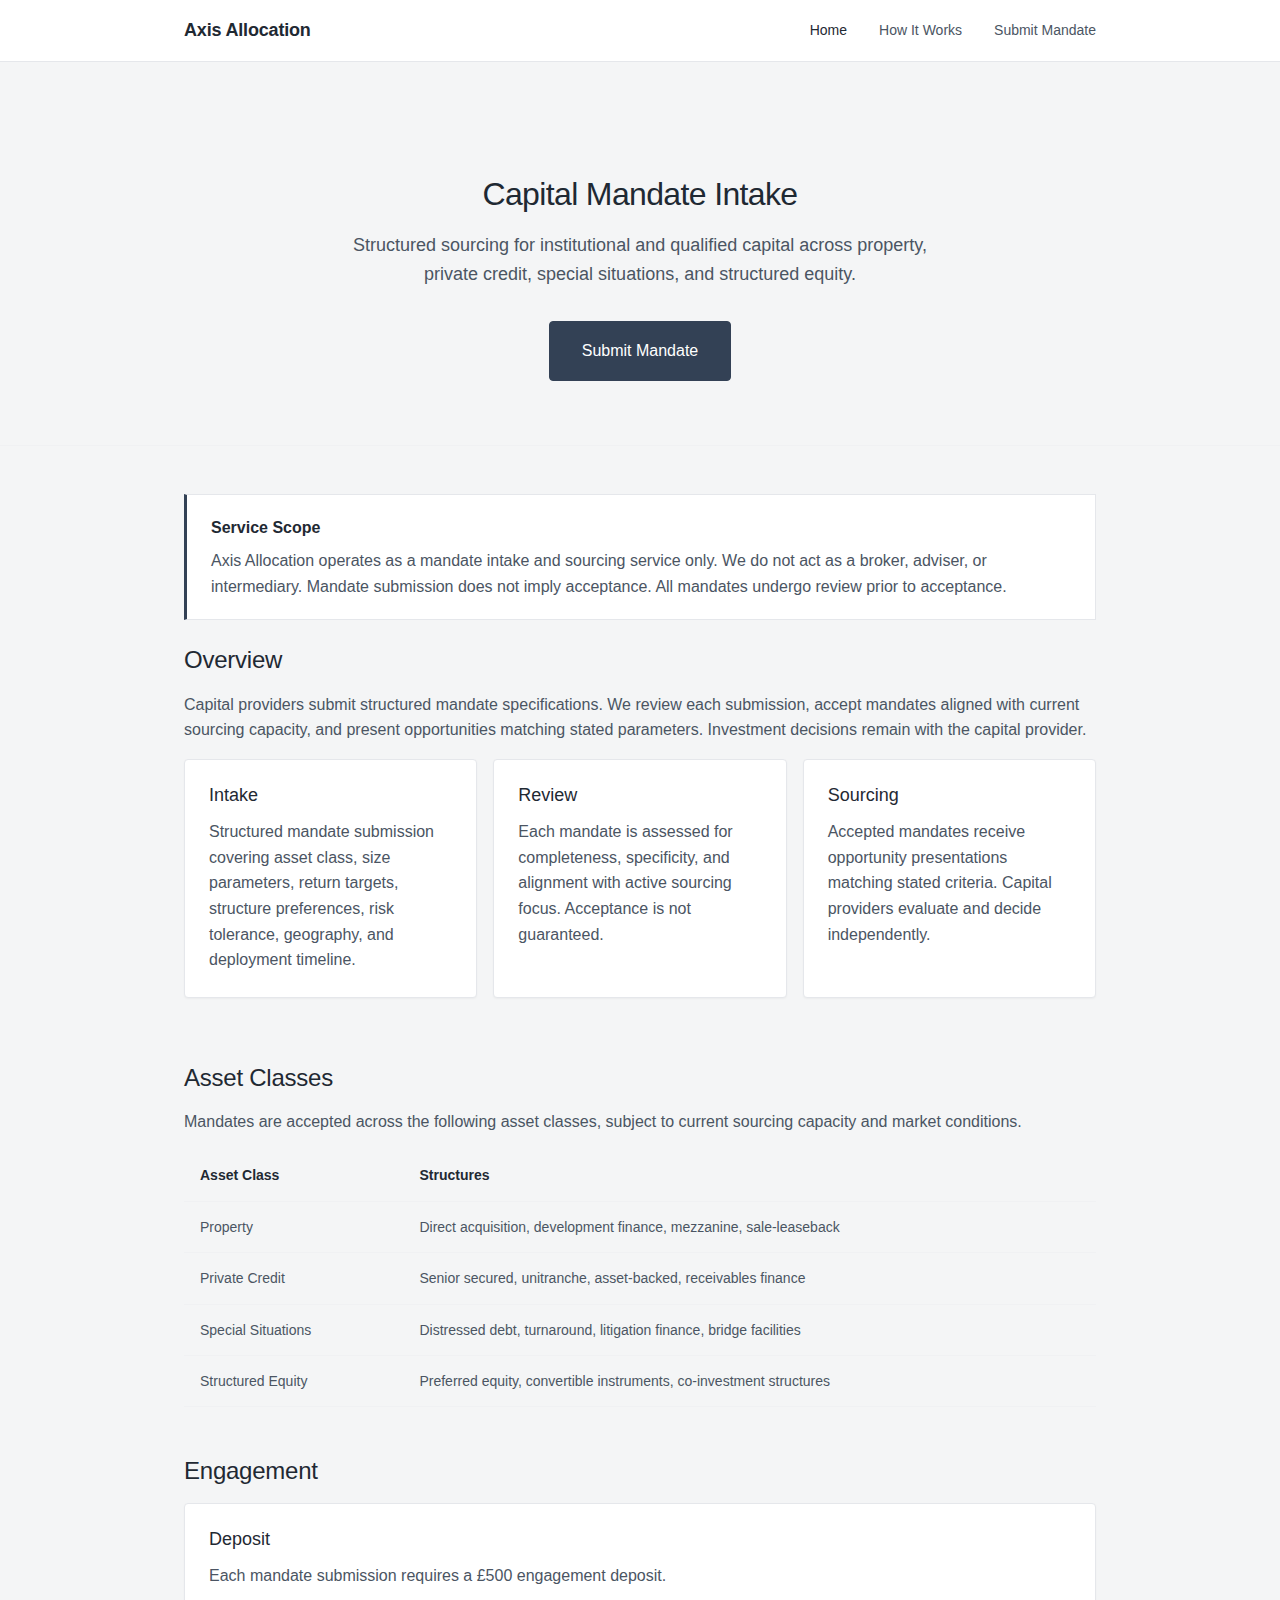
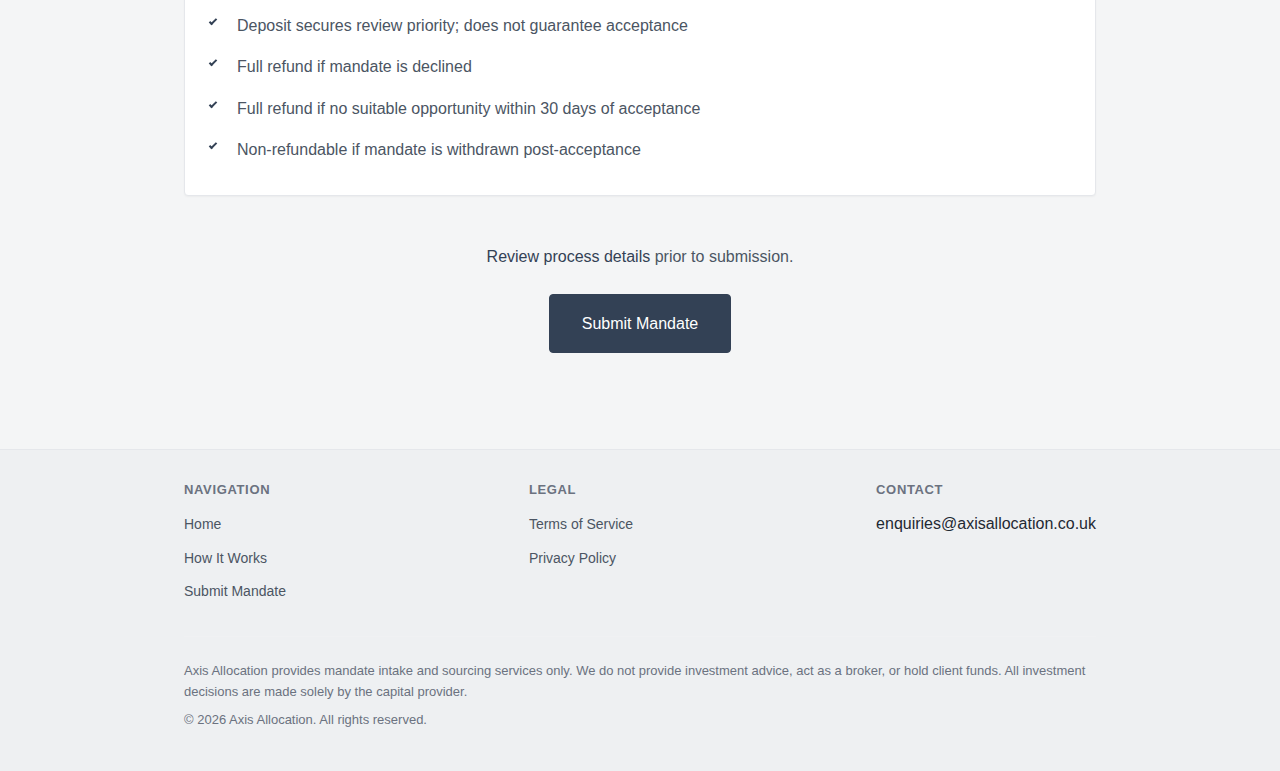
<file: index.html>
<!DOCTYPE html>
<html lang="en">
<head>
    <meta charset="UTF-8">
    <meta name="viewport" content="width=device-width, initial-scale=1.0">
    <title>Axis Allocation — Capital Mandate Intake</title>
    <meta name="description" content="Structured intake and sourcing for capital mandates across property, private credit, special situations, and structured equity.">
    <meta name="robots" content="index, follow">
    <link rel="stylesheet" href="assets/css/styles.css?v=1">
</head>
<body>
    <header class="header">
        <div class="container">
            <div class="header-content">
                <a href="index.html" class="logo">Axis Allocation</a>
                <button class="nav-toggle" aria-label="Toggle navigation">
                    <span></span>
                    <span></span>
                    <span></span>
                </button>
                <nav class="nav">
                    <a href="index.html" class="active">Home</a>
                    <a href="how-it-works.html">How It Works</a>
                    <a href="submit-mandate.html">Submit Mandate</a>
                </nav>
            </div>
        </div>
    </header>

    <main>
        <section class="hero">
            <div class="container">
                <h1>Capital Mandate Intake</h1>
                <p class="subtitle">
                    Structured sourcing for institutional and qualified capital across
                    property, private credit, special situations, and structured equity.
                </p>
                <a href="submit-mandate.html" class="btn btn-primary btn-lg">Submit Mandate</a>
            </div>
        </section>

        <div class="container">
            <div class="notice">
                <p class="notice-title">Service Scope</p>
                <p>
                    Axis Allocation operates as a mandate intake and sourcing service only.
                    We do not act as a broker, adviser, or intermediary. Mandate submission
                    does not imply acceptance. All mandates undergo review prior to acceptance.
                </p>
            </div>

            <section class="section">
                <h2>Overview</h2>
                <p>
                    Capital providers submit structured mandate specifications. We review each
                    submission, accept mandates aligned with current sourcing capacity, and
                    present opportunities matching stated parameters. Investment decisions
                    remain with the capital provider.
                </p>
                <div class="card-grid">
                    <div class="card">
                        <h3>Intake</h3>
                        <p class="mb-0">
                            Structured mandate submission covering asset class, size parameters,
                            return targets, structure preferences, risk tolerance, geography,
                            and deployment timeline.
                        </p>
                    </div>
                    <div class="card">
                        <h3>Review</h3>
                        <p class="mb-0">
                            Each mandate is assessed for completeness, specificity, and alignment
                            with active sourcing focus. Acceptance is not guaranteed.
                        </p>
                    </div>
                    <div class="card">
                        <h3>Sourcing</h3>
                        <p class="mb-0">
                            Accepted mandates receive opportunity presentations matching stated
                            criteria. Capital providers evaluate and decide independently.
                        </p>
                    </div>
                </div>
            </section>

            <section class="section">
                <h2>Asset Classes</h2>
                <p>
                    Mandates are accepted across the following asset classes, subject to
                    current sourcing capacity and market conditions.
                </p>
                <div class="table-wrapper">
                    <table>
                        <thead>
                            <tr>
                                <th>Asset Class</th>
                                <th>Structures</th>
                            </tr>
                        </thead>
                        <tbody>
                            <tr>
                                <td>Property</td>
                                <td>Direct acquisition, development finance, mezzanine, sale-leaseback</td>
                            </tr>
                            <tr>
                                <td>Private Credit</td>
                                <td>Senior secured, unitranche, asset-backed, receivables finance</td>
                            </tr>
                            <tr>
                                <td>Special Situations</td>
                                <td>Distressed debt, turnaround, litigation finance, bridge facilities</td>
                            </tr>
                            <tr>
                                <td>Structured Equity</td>
                                <td>Preferred equity, convertible instruments, co-investment structures</td>
                            </tr>
                        </tbody>
                    </table>
                </div>
            </section>

            <section class="section">
                <h2>Engagement</h2>
                <div class="card">
                    <h3>Deposit</h3>
                    <p>
                        Each mandate submission requires a £500 engagement deposit.
                    </p>
                    <ul class="list-check">
                        <li>Deposit secures review priority; does not guarantee acceptance</li>
                        <li>Full refund if mandate is declined</li>
                        <li>Full refund if no suitable opportunity within 30 days of acceptance</li>
                        <li>Non-refundable if mandate is withdrawn post-acceptance</li>
                    </ul>
                </div>
            </section>

            <section class="section text-center">
                <p class="mb-3">
                    <a href="how-it-works.html">Review process details</a> prior to submission.
                </p>
                <a href="submit-mandate.html" class="btn btn-primary btn-lg">Submit Mandate</a>
            </section>
        </div>
    </main>

    <footer class="footer">
        <div class="container">
            <div class="footer-content">
                <div class="footer-section">
                    <h4>Navigation</h4>
                    <ul class="footer-links">
                        <li><a href="index.html">Home</a></li>
                        <li><a href="how-it-works.html">How It Works</a></li>
                        <li><a href="submit-mandate.html">Submit Mandate</a></li>
                    </ul>
                </div>
                <div class="footer-section">
                    <h4>Legal</h4>
                    <ul class="footer-links">
                        <li><a href="terms.html">Terms of Service</a></li>
                        <li><a href="privacy.html">Privacy Policy</a></li>
                    </ul>
                </div>
                <div class="footer-section">
                    <h4>Contact</h4>
                    <ul class="footer-links">
                        <li>enquiries@axisallocation.co.uk</li>
                    </ul>
                </div>
            </div>
            <div class="footer-legal">
                <p>
                    Axis Allocation provides mandate intake and sourcing services only.
                    We do not provide investment advice, act as a broker, or hold client funds.
                    All investment decisions are made solely by the capital provider.
                </p>
                <p>
                    &copy; 2026 Axis Allocation. All rights reserved.
                </p>
            </div>
        </div>
    </footer>

    <script src="assets/js/main.js"></script>
</body>
</html>
</file>
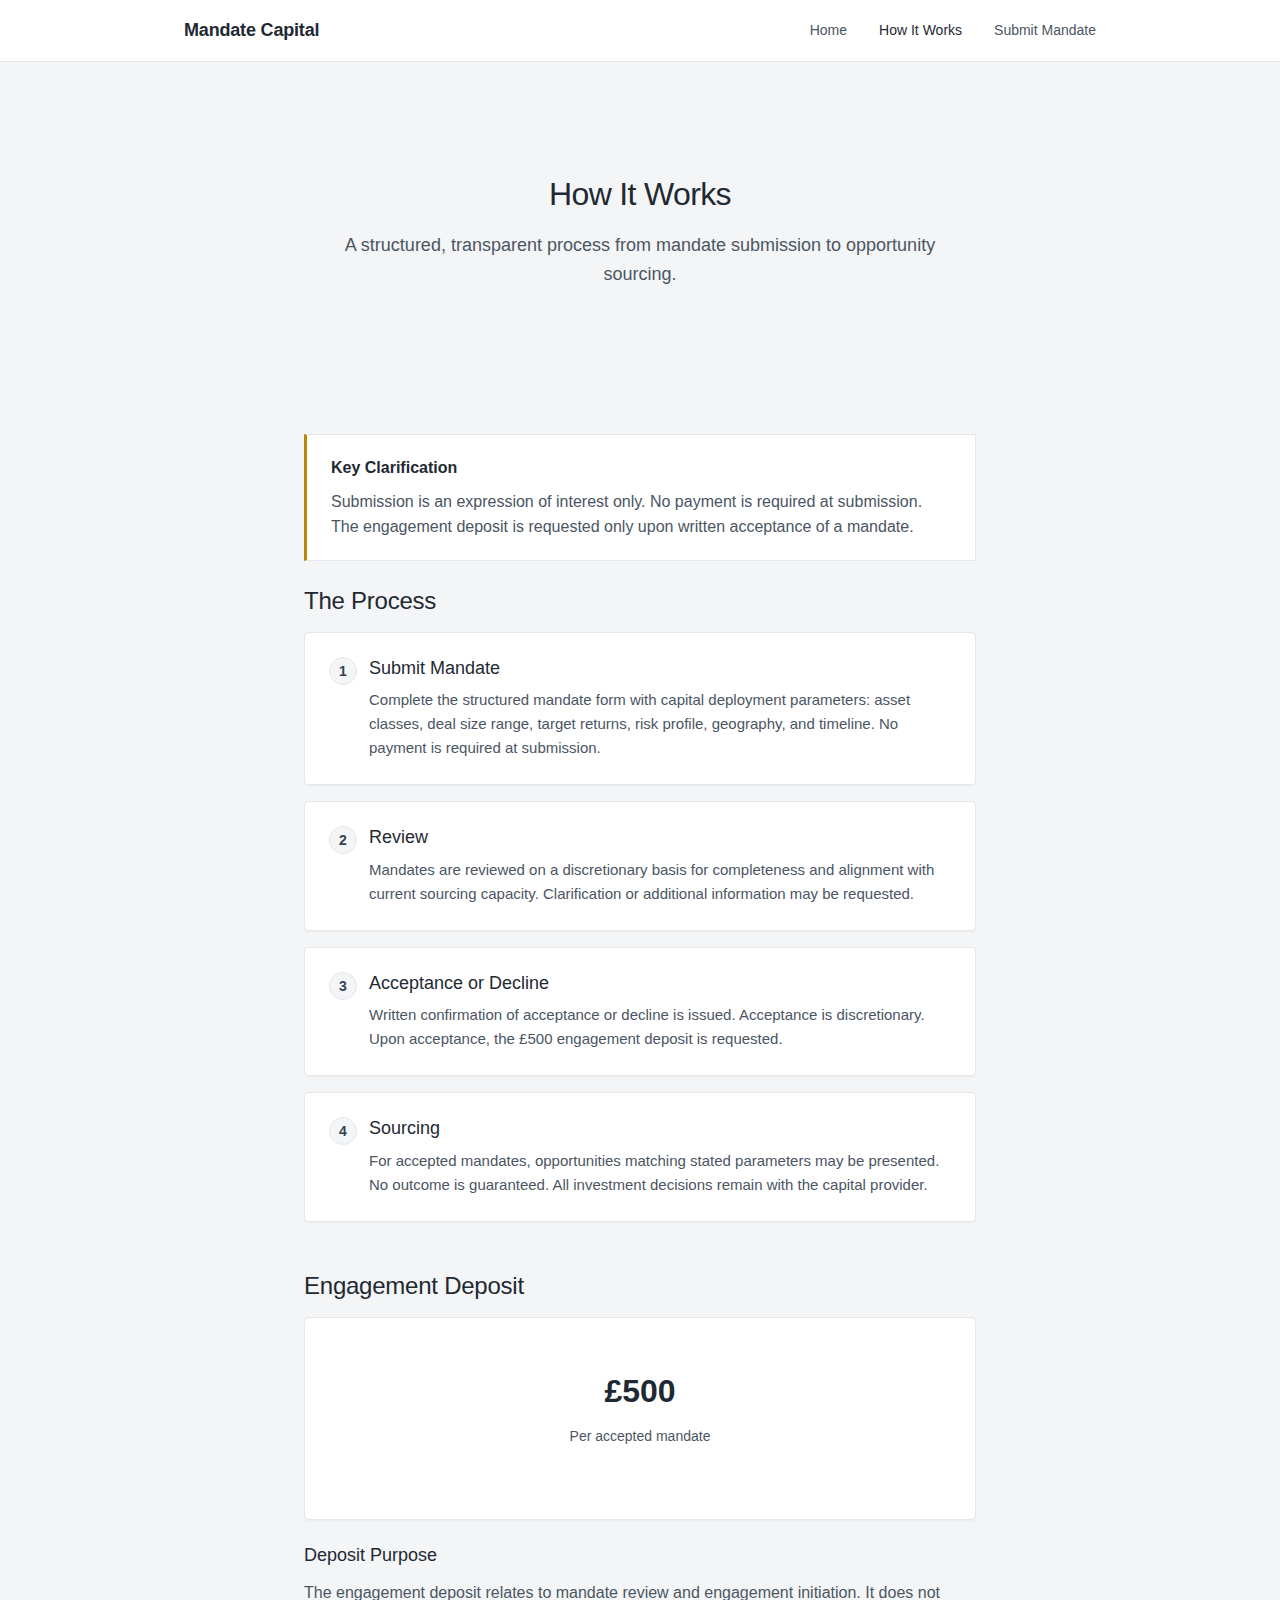
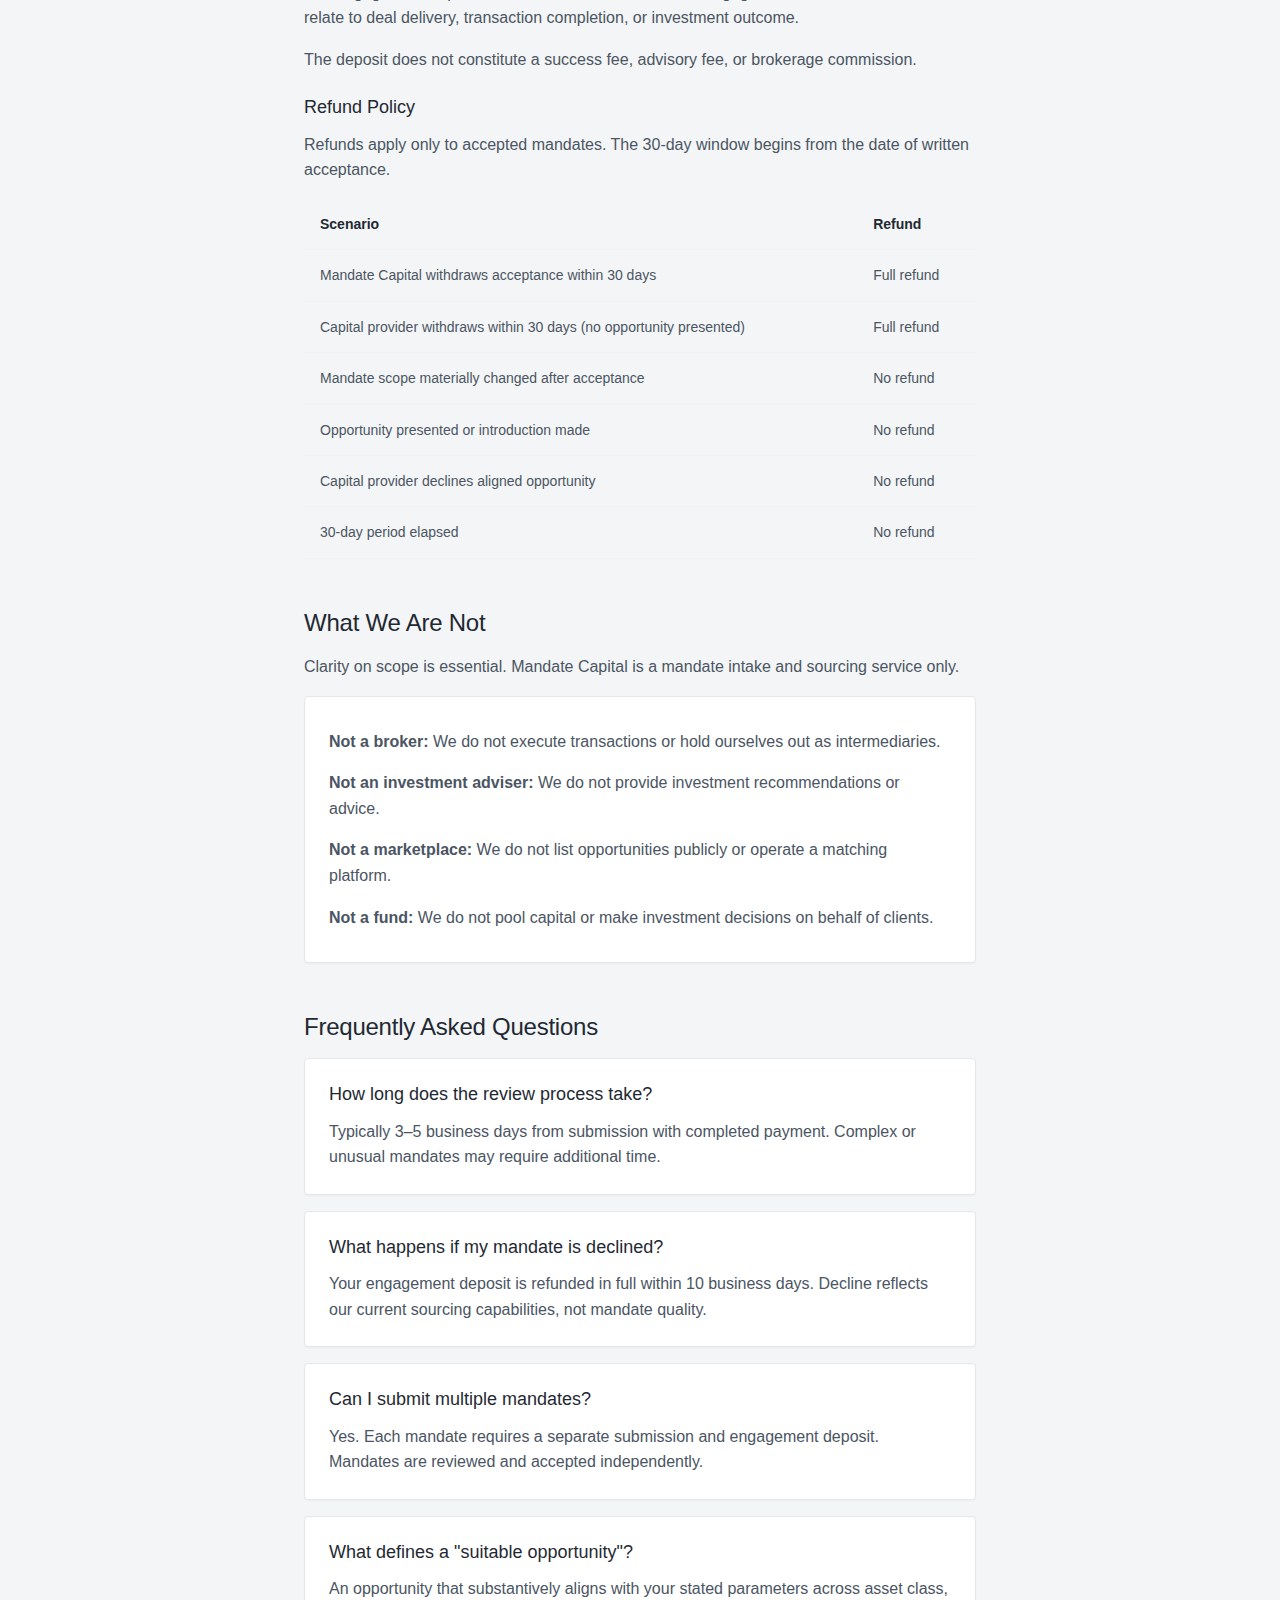
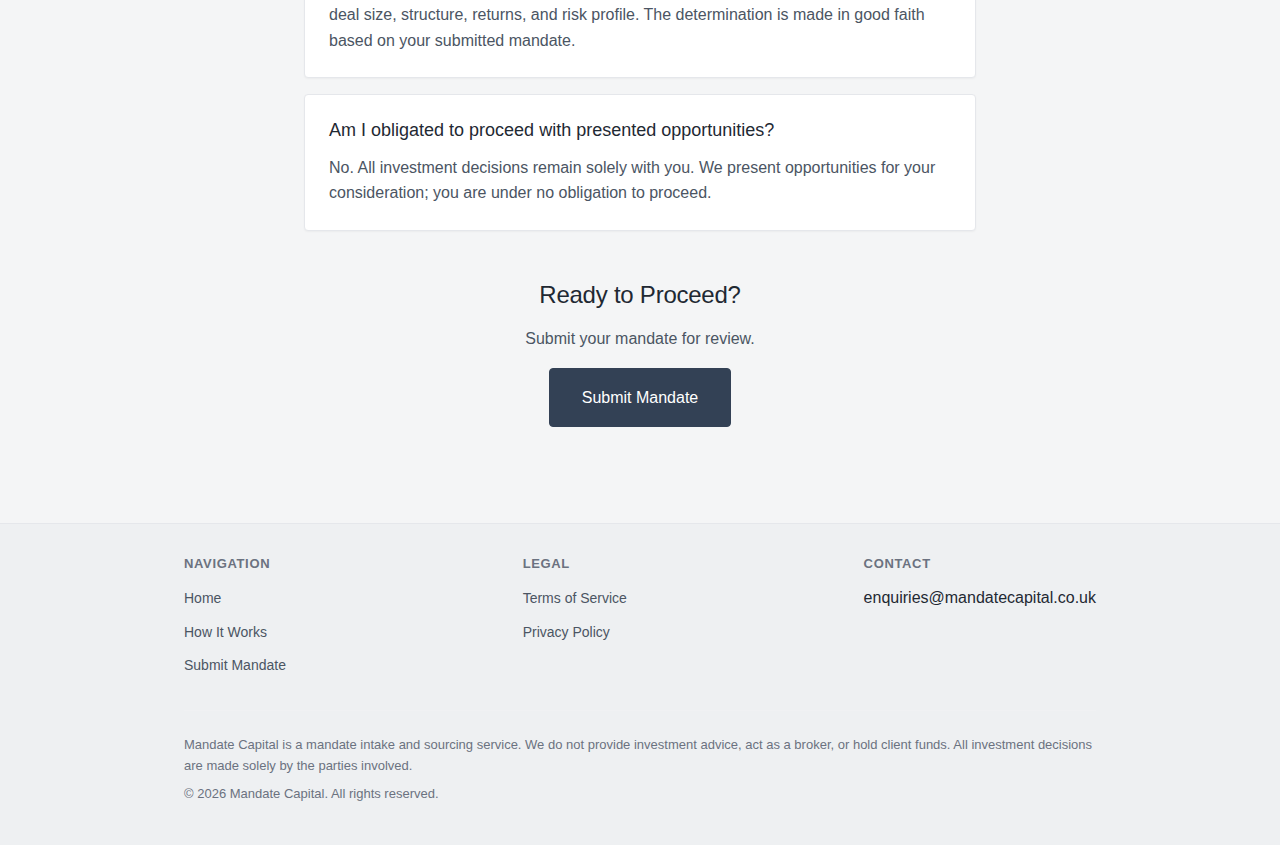
<file: how-it-works.html>
<!DOCTYPE html>
<html lang="en">
<head>
    <meta charset="UTF-8">
    <meta name="viewport" content="width=device-width, initial-scale=1.0">
    <title>How It Works — Mandate Capital</title>
    <meta name="description" content="Understanding the Mandate Capital process: mandate submission, review, acceptance, and opportunity sourcing.">
    <link rel="stylesheet" href="assets/css/styles.css">
</head>
<body>
    <header class="header">
        <div class="container">
            <div class="header-content">
                <a href="index.html" class="logo">Mandate Capital</a>
                <button class="nav-toggle" aria-label="Toggle navigation">
                    <span></span>
                    <span></span>
                    <span></span>
                </button>
                <nav class="nav">
                    <a href="index.html">Home</a>
                    <a href="how-it-works.html" class="active">How It Works</a>
                    <a href="submit-mandate.html">Submit Mandate</a>
                </nav>
            </div>
        </div>
    </header>

    <main>
        <section class="hero">
            <div class="container">
                <h1>How It Works</h1>
                <p class="subtitle">
                    A structured, transparent process from mandate submission to opportunity sourcing.
                </p>
            </div>
        </section>

        <div class="container container-narrow">
            <div class="notice notice-warning">
                <p class="notice-title">Key Clarification</p>
                <p class="mb-0">
                    Submission is an expression of interest only. No payment is required at submission.
                    The engagement deposit is requested only upon written acceptance of a mandate.
                </p>
            </div>

            <section class="section">
                <h2>The Process</h2>
                <div class="process-steps">
                    <div class="process-step">
                        <h3>Submit Mandate</h3>
                        <p>
                            Complete the structured mandate form with capital deployment parameters:
                            asset classes, deal size range, target returns, risk profile, geography, and timeline.
                            No payment is required at submission.
                        </p>
                    </div>
                    <div class="process-step">
                        <h3>Review</h3>
                        <p>
                            Mandates are reviewed on a discretionary basis for completeness and alignment
                            with current sourcing capacity. Clarification or additional information may
                            be requested.
                        </p>
                    </div>
                    <div class="process-step">
                        <h3>Acceptance or Decline</h3>
                        <p>
                            Written confirmation of acceptance or decline is issued. Acceptance is
                            discretionary. Upon acceptance, the £500 engagement deposit is requested.
                        </p>
                    </div>
                    <div class="process-step">
                        <h3>Sourcing</h3>
                        <p>
                            For accepted mandates, opportunities matching stated parameters may be
                            presented. No outcome is guaranteed. All investment decisions remain
                            with the capital provider.
                        </p>
                    </div>
                </div>
            </section>

            <section class="section">
                <h2>Engagement Deposit</h2>
                <div class="card">
                    <div class="deposit-box" style="margin: 0; border: none; padding: 1.5rem;">
                        <div class="deposit-amount">£500</div>
                        <div class="deposit-label">Per accepted mandate</div>
                    </div>
                </div>

                <h3 class="mt-3">Deposit Purpose</h3>
                <p>
                    The engagement deposit relates to mandate review and engagement initiation.
                    It does not relate to deal delivery, transaction completion, or investment outcome.
                </p>
                <p>
                    The deposit does not constitute a success fee, advisory fee, or brokerage commission.
                </p>

                <h3 class="mt-3">Refund Policy</h3>
                <p>
                    Refunds apply only to accepted mandates. The 30-day window begins from the
                    date of written acceptance.
                </p>
                <div class="table-wrapper">
                    <table>
                        <thead>
                            <tr>
                                <th>Scenario</th>
                                <th>Refund</th>
                            </tr>
                        </thead>
                        <tbody>
                            <tr>
                                <td>Mandate Capital withdraws acceptance within 30 days</td>
                                <td>Full refund</td>
                            </tr>
                            <tr>
                                <td>Capital provider withdraws within 30 days (no opportunity presented)</td>
                                <td>Full refund</td>
                            </tr>
                            <tr>
                                <td>Mandate scope materially changed after acceptance</td>
                                <td>No refund</td>
                            </tr>
                            <tr>
                                <td>Opportunity presented or introduction made</td>
                                <td>No refund</td>
                            </tr>
                            <tr>
                                <td>Capital provider declines aligned opportunity</td>
                                <td>No refund</td>
                            </tr>
                            <tr>
                                <td>30-day period elapsed</td>
                                <td>No refund</td>
                            </tr>
                        </tbody>
                    </table>
                </div>
            </section>

            <section class="section">
                <h2>What We Are Not</h2>
                <p>
                    Clarity on scope is essential. Mandate Capital is a mandate intake and sourcing service only.
                </p>
                <div class="card">
                    <ul class="list-plain">
                        <li><strong>Not a broker:</strong> We do not execute transactions or hold ourselves out as intermediaries.</li>
                        <li><strong>Not an investment adviser:</strong> We do not provide investment recommendations or advice.</li>
                        <li><strong>Not a marketplace:</strong> We do not list opportunities publicly or operate a matching platform.</li>
                        <li><strong>Not a fund:</strong> We do not pool capital or make investment decisions on behalf of clients.</li>
                    </ul>
                </div>
            </section>

            <section class="section">
                <h2>Frequently Asked Questions</h2>

                <div class="card">
                    <h3>How long does the review process take?</h3>
                    <p class="mb-0">
                        Typically 3–5 business days from submission with completed payment.
                        Complex or unusual mandates may require additional time.
                    </p>
                </div>

                <div class="card">
                    <h3>What happens if my mandate is declined?</h3>
                    <p class="mb-0">
                        Your engagement deposit is refunded in full within 10 business days.
                        Decline reflects our current sourcing capabilities, not mandate quality.
                    </p>
                </div>

                <div class="card">
                    <h3>Can I submit multiple mandates?</h3>
                    <p class="mb-0">
                        Yes. Each mandate requires a separate submission and engagement deposit.
                        Mandates are reviewed and accepted independently.
                    </p>
                </div>

                <div class="card">
                    <h3>What defines a "suitable opportunity"?</h3>
                    <p class="mb-0">
                        An opportunity that substantively aligns with your stated parameters across
                        asset class, deal size, structure, returns, and risk profile. The determination
                        is made in good faith based on your submitted mandate.
                    </p>
                </div>

                <div class="card">
                    <h3>Am I obligated to proceed with presented opportunities?</h3>
                    <p class="mb-0">
                        No. All investment decisions remain solely with you. We present opportunities
                        for your consideration; you are under no obligation to proceed.
                    </p>
                </div>
            </section>

            <section class="section text-center">
                <h2>Ready to Proceed?</h2>
                <p>
                    Submit your mandate for review.
                </p>
                <a href="submit-mandate.html" class="btn btn-primary btn-lg">Submit Mandate</a>
            </section>
        </div>
    </main>

    <footer class="footer">
        <div class="container">
            <div class="footer-content">
                <div class="footer-section">
                    <h4>Navigation</h4>
                    <ul class="footer-links">
                        <li><a href="index.html">Home</a></li>
                        <li><a href="how-it-works.html">How It Works</a></li>
                        <li><a href="submit-mandate.html">Submit Mandate</a></li>
                    </ul>
                </div>
                <div class="footer-section">
                    <h4>Legal</h4>
                    <ul class="footer-links">
                        <li><a href="terms.html">Terms of Service</a></li>
                        <li><a href="privacy.html">Privacy Policy</a></li>
                    </ul>
                </div>
                <div class="footer-section">
                    <h4>Contact</h4>
                    <ul class="footer-links">
                        <li>enquiries@mandatecapital.co.uk</li>
                    </ul>
                </div>
            </div>
            <div class="footer-legal">
                <p>
                    Mandate Capital is a mandate intake and sourcing service. We do not provide investment advice,
                    act as a broker, or hold client funds. All investment decisions are made solely by the parties involved.
                </p>
                <p>
                    &copy; 2026 Mandate Capital. All rights reserved.
                </p>
            </div>
        </div>
    </footer>

    <script src="assets/js/main.js"></script>
</body>
</html>
</file>
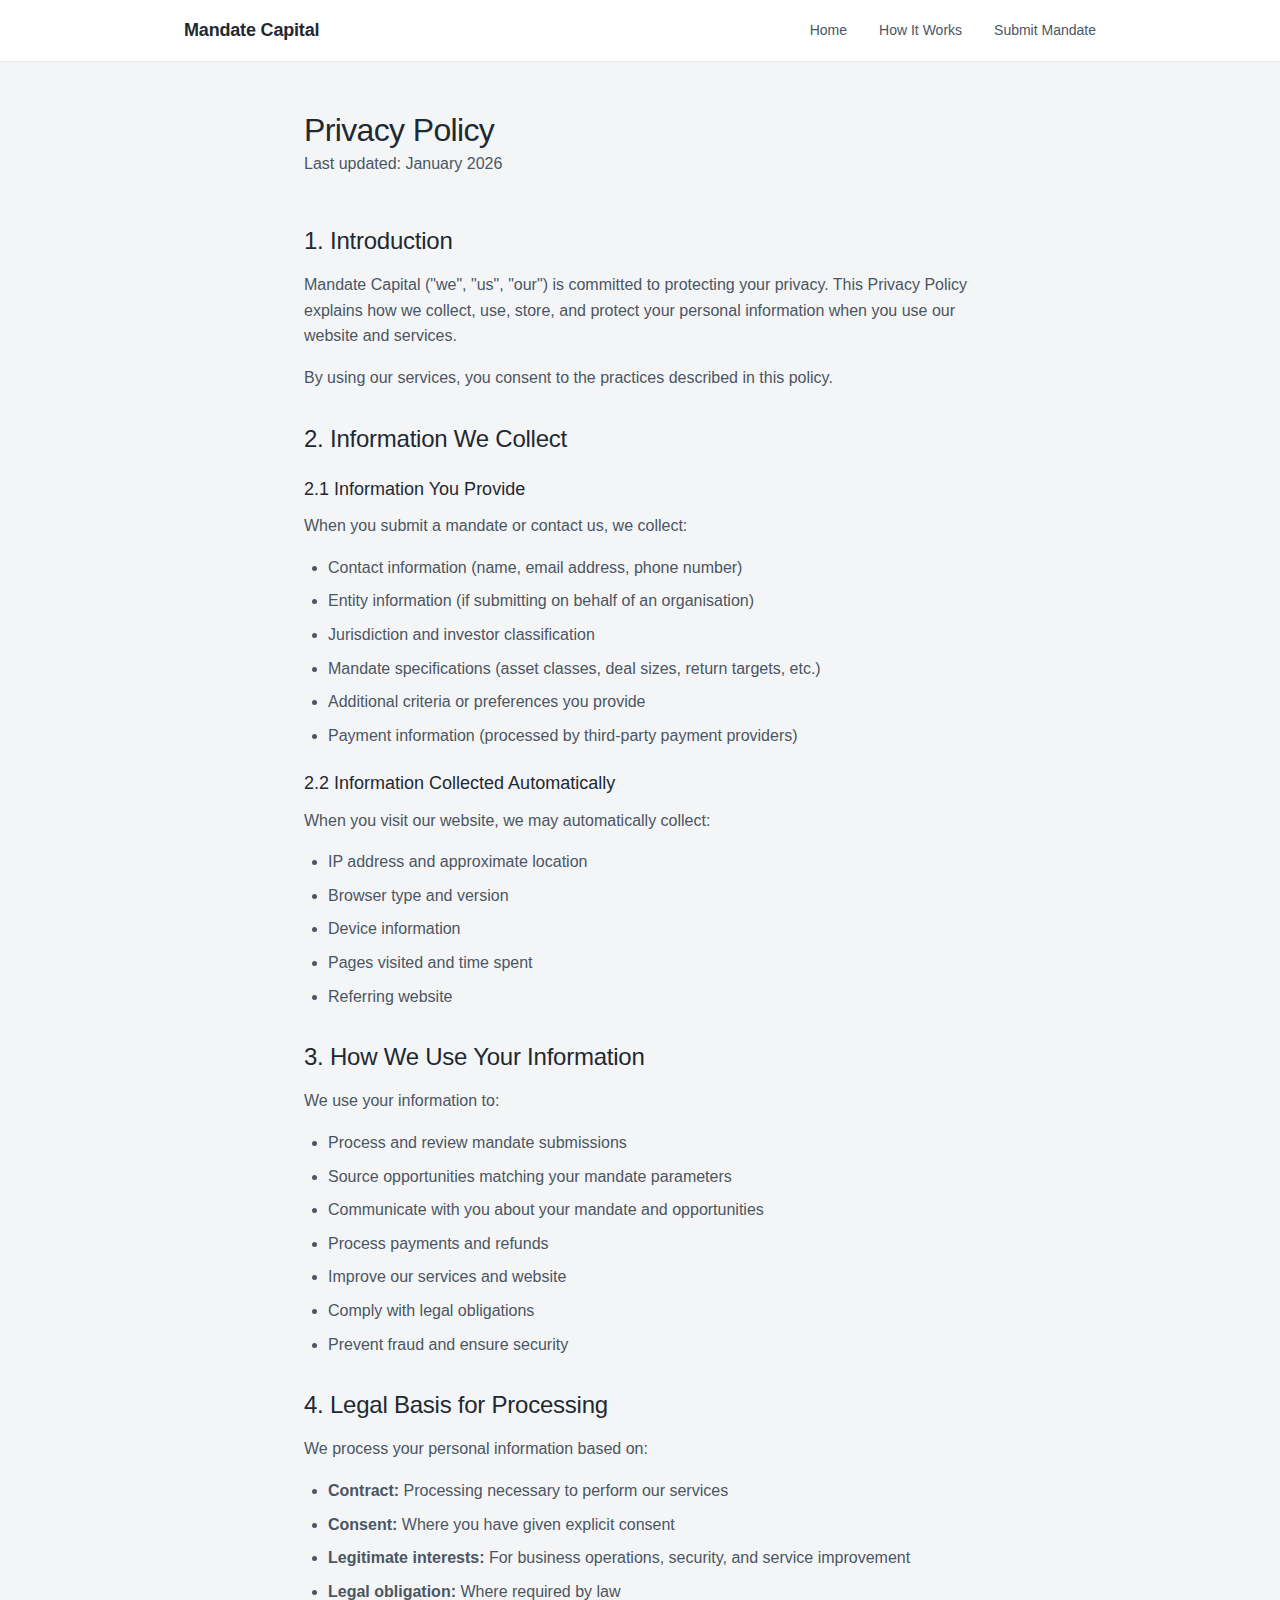
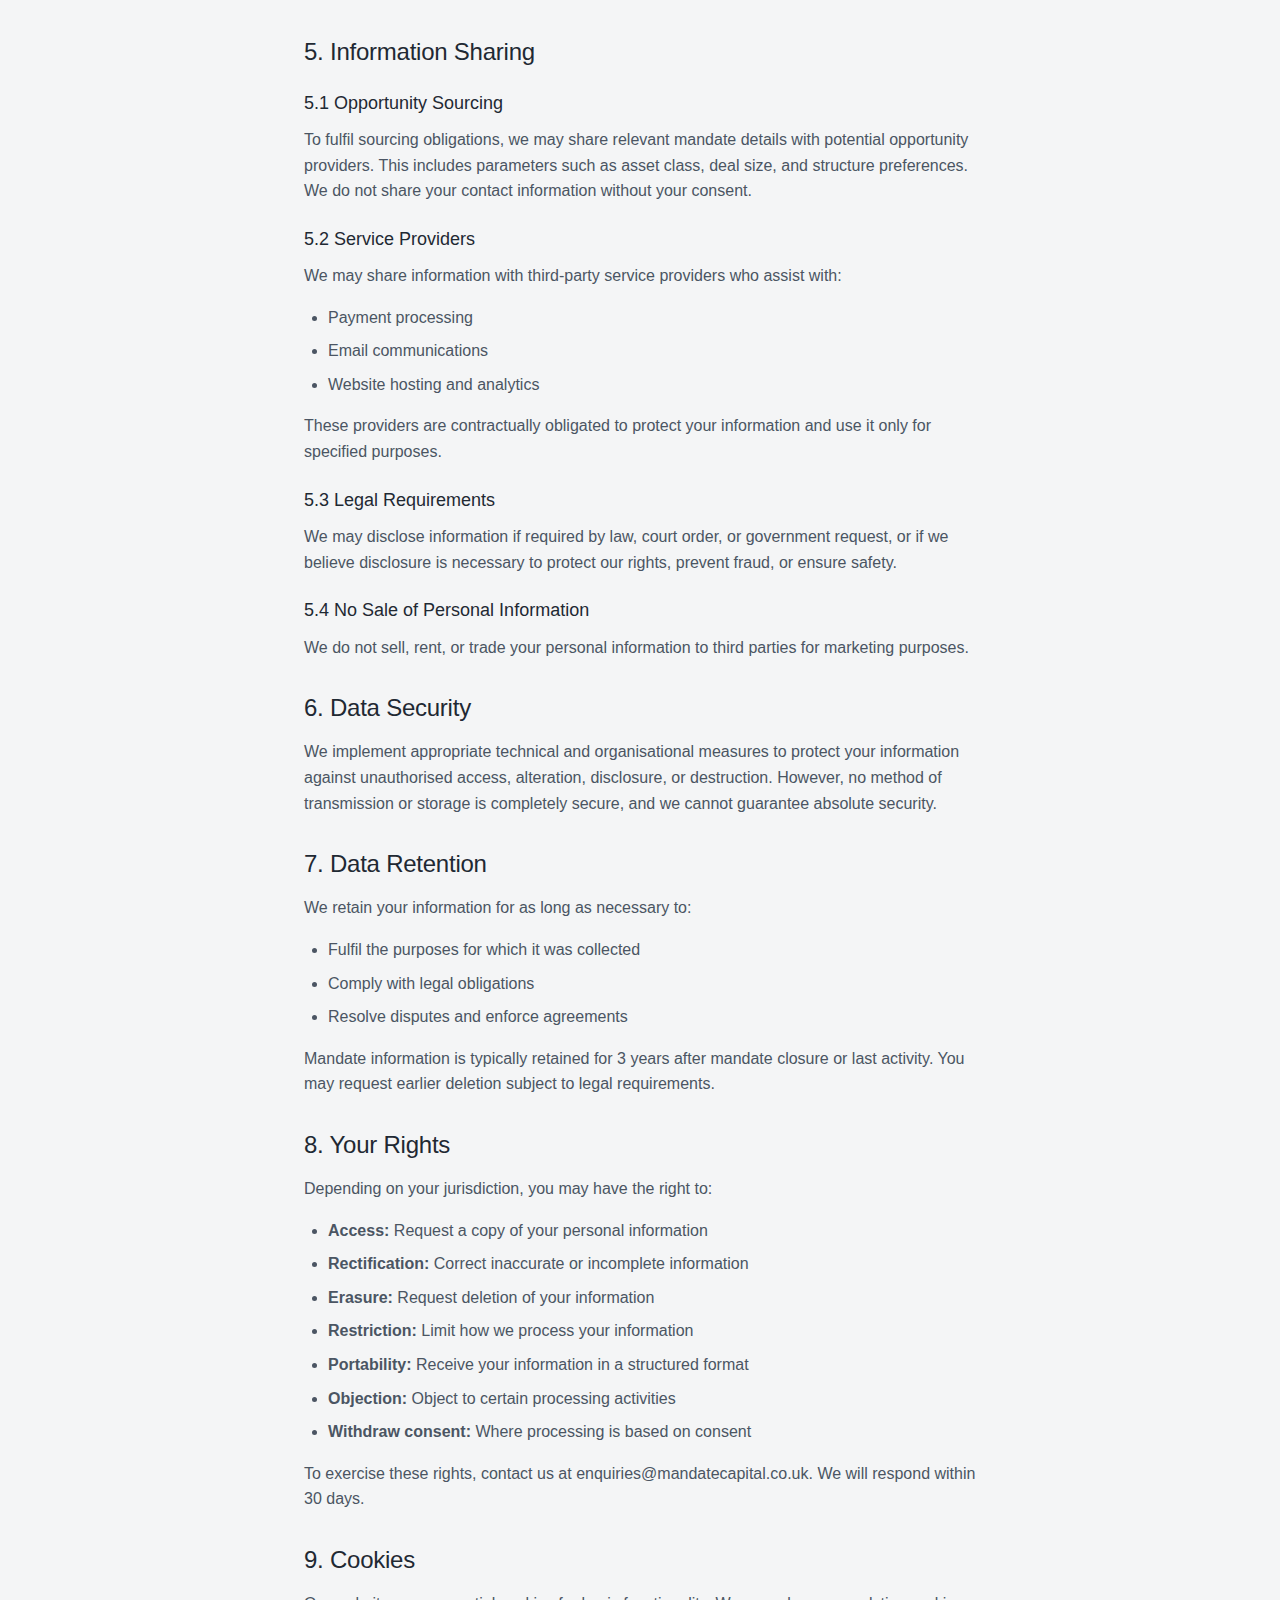
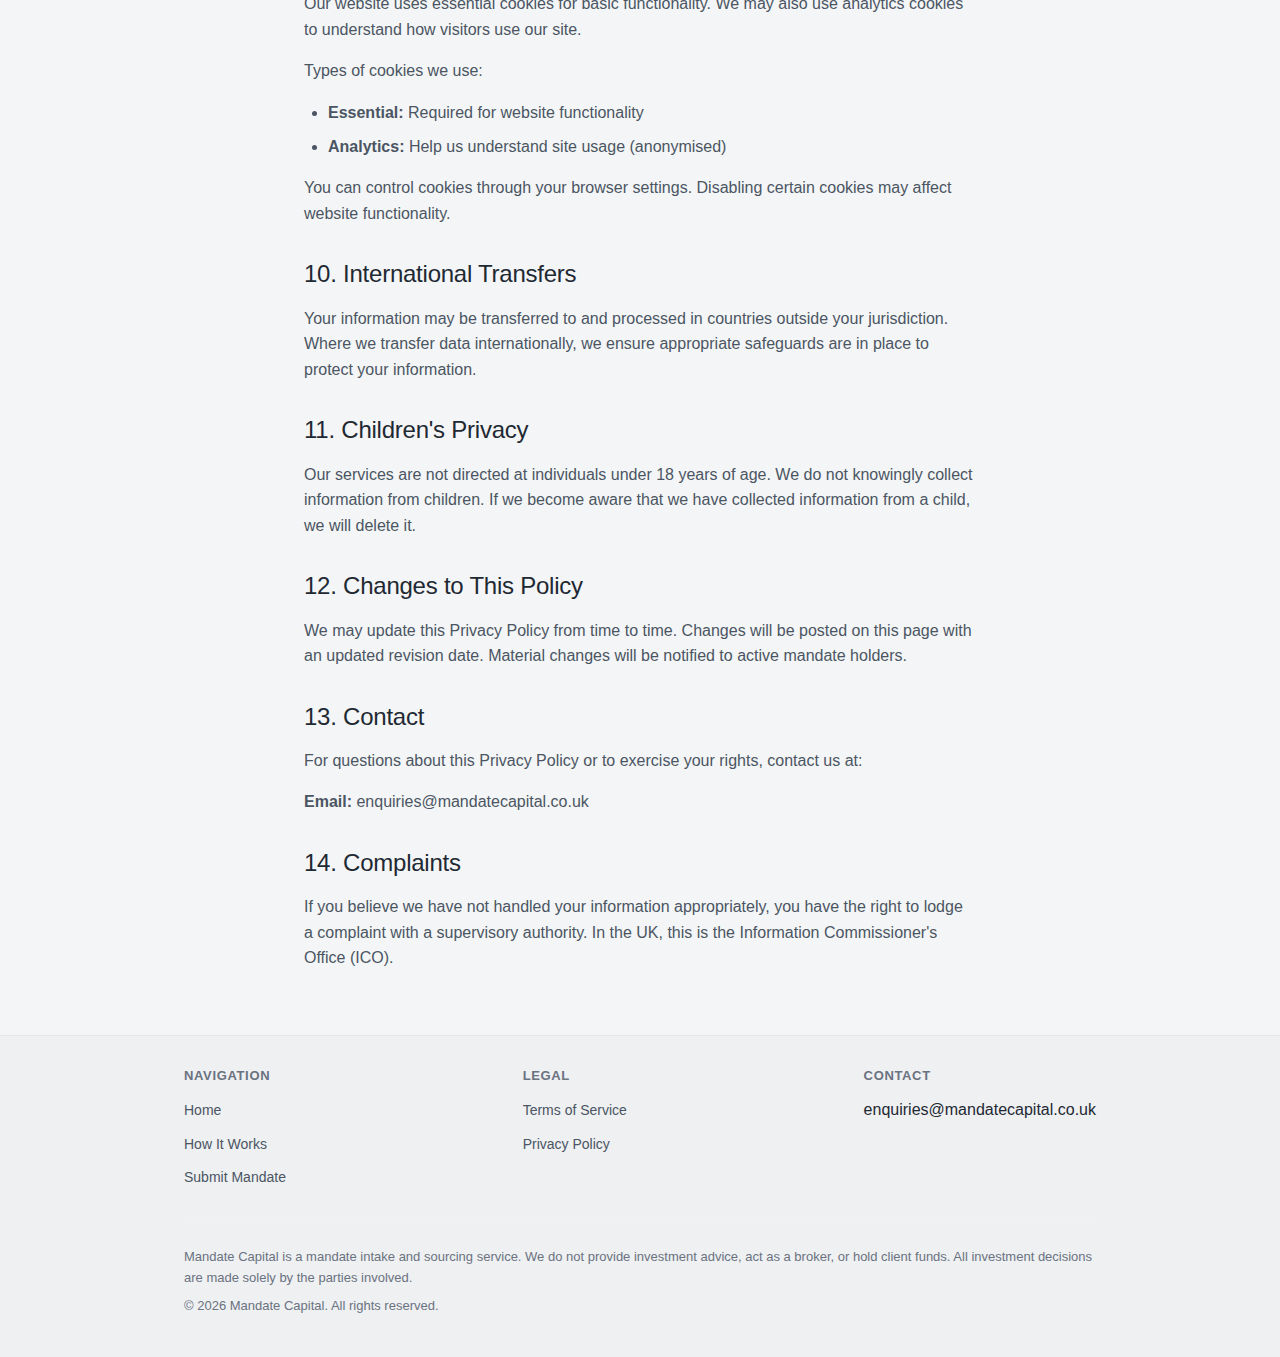
<file: privacy.html>
<!DOCTYPE html>
<html lang="en">
<head>
    <meta charset="UTF-8">
    <meta name="viewport" content="width=device-width, initial-scale=1.0">
    <title>Privacy Policy — Mandate Capital</title>
    <meta name="description" content="Privacy Policy for Mandate Capital mandate intake and sourcing services.">
    <link rel="stylesheet" href="assets/css/styles.css">
</head>
<body>
    <header class="header">
        <div class="container">
            <div class="header-content">
                <a href="index.html" class="logo">Mandate Capital</a>
                <button class="nav-toggle" aria-label="Toggle navigation">
                    <span></span>
                    <span></span>
                    <span></span>
                </button>
                <nav class="nav">
                    <a href="index.html">Home</a>
                    <a href="how-it-works.html">How It Works</a>
                    <a href="submit-mandate.html">Submit Mandate</a>
                </nav>
            </div>
        </div>
    </header>

    <main>
        <div class="container container-narrow">
            <section class="section">
                <h1>Privacy Policy</h1>
                <p class="text-muted">Last updated: January 2026</p>
            </section>

            <div class="legal-content">
                <h2>1. Introduction</h2>
                <p>
                    Mandate Capital ("we", "us", "our") is committed to protecting your privacy.
                    This Privacy Policy explains how we collect, use, store, and protect your
                    personal information when you use our website and services.
                </p>
                <p>
                    By using our services, you consent to the practices described in this policy.
                </p>

                <h2>2. Information We Collect</h2>
                <h3>2.1 Information You Provide</h3>
                <p>When you submit a mandate or contact us, we collect:</p>
                <ul>
                    <li>Contact information (name, email address, phone number)</li>
                    <li>Entity information (if submitting on behalf of an organisation)</li>
                    <li>Jurisdiction and investor classification</li>
                    <li>Mandate specifications (asset classes, deal sizes, return targets, etc.)</li>
                    <li>Additional criteria or preferences you provide</li>
                    <li>Payment information (processed by third-party payment providers)</li>
                </ul>
                <h3>2.2 Information Collected Automatically</h3>
                <p>When you visit our website, we may automatically collect:</p>
                <ul>
                    <li>IP address and approximate location</li>
                    <li>Browser type and version</li>
                    <li>Device information</li>
                    <li>Pages visited and time spent</li>
                    <li>Referring website</li>
                </ul>

                <h2>3. How We Use Your Information</h2>
                <p>We use your information to:</p>
                <ul>
                    <li>Process and review mandate submissions</li>
                    <li>Source opportunities matching your mandate parameters</li>
                    <li>Communicate with you about your mandate and opportunities</li>
                    <li>Process payments and refunds</li>
                    <li>Improve our services and website</li>
                    <li>Comply with legal obligations</li>
                    <li>Prevent fraud and ensure security</li>
                </ul>

                <h2>4. Legal Basis for Processing</h2>
                <p>We process your personal information based on:</p>
                <ul>
                    <li><strong>Contract:</strong> Processing necessary to perform our services</li>
                    <li><strong>Consent:</strong> Where you have given explicit consent</li>
                    <li><strong>Legitimate interests:</strong> For business operations, security, and service improvement</li>
                    <li><strong>Legal obligation:</strong> Where required by law</li>
                </ul>

                <h2>5. Information Sharing</h2>
                <h3>5.1 Opportunity Sourcing</h3>
                <p>
                    To fulfil sourcing obligations, we may share relevant mandate details with
                    potential opportunity providers. This includes parameters such as asset class,
                    deal size, and structure preferences. We do not share your contact information
                    without your consent.
                </p>
                <h3>5.2 Service Providers</h3>
                <p>We may share information with third-party service providers who assist with:</p>
                <ul>
                    <li>Payment processing</li>
                    <li>Email communications</li>
                    <li>Website hosting and analytics</li>
                </ul>
                <p>
                    These providers are contractually obligated to protect your information
                    and use it only for specified purposes.
                </p>
                <h3>5.3 Legal Requirements</h3>
                <p>
                    We may disclose information if required by law, court order, or government
                    request, or if we believe disclosure is necessary to protect our rights,
                    prevent fraud, or ensure safety.
                </p>
                <h3>5.4 No Sale of Personal Information</h3>
                <p>
                    We do not sell, rent, or trade your personal information to third parties
                    for marketing purposes.
                </p>

                <h2>6. Data Security</h2>
                <p>
                    We implement appropriate technical and organisational measures to protect
                    your information against unauthorised access, alteration, disclosure, or
                    destruction. However, no method of transmission or storage is completely
                    secure, and we cannot guarantee absolute security.
                </p>

                <h2>7. Data Retention</h2>
                <p>We retain your information for as long as necessary to:</p>
                <ul>
                    <li>Fulfil the purposes for which it was collected</li>
                    <li>Comply with legal obligations</li>
                    <li>Resolve disputes and enforce agreements</li>
                </ul>
                <p>
                    Mandate information is typically retained for 3 years after mandate closure
                    or last activity. You may request earlier deletion subject to legal requirements.
                </p>

                <h2>8. Your Rights</h2>
                <p>Depending on your jurisdiction, you may have the right to:</p>
                <ul>
                    <li><strong>Access:</strong> Request a copy of your personal information</li>
                    <li><strong>Rectification:</strong> Correct inaccurate or incomplete information</li>
                    <li><strong>Erasure:</strong> Request deletion of your information</li>
                    <li><strong>Restriction:</strong> Limit how we process your information</li>
                    <li><strong>Portability:</strong> Receive your information in a structured format</li>
                    <li><strong>Objection:</strong> Object to certain processing activities</li>
                    <li><strong>Withdraw consent:</strong> Where processing is based on consent</li>
                </ul>
                <p>
                    To exercise these rights, contact us at enquiries@mandatecapital.co.uk.
                    We will respond within 30 days.
                </p>

                <h2>9. Cookies</h2>
                <p>
                    Our website uses essential cookies for basic functionality. We may also
                    use analytics cookies to understand how visitors use our site.
                </p>
                <p>Types of cookies we use:</p>
                <ul>
                    <li><strong>Essential:</strong> Required for website functionality</li>
                    <li><strong>Analytics:</strong> Help us understand site usage (anonymised)</li>
                </ul>
                <p>
                    You can control cookies through your browser settings. Disabling certain
                    cookies may affect website functionality.
                </p>

                <h2>10. International Transfers</h2>
                <p>
                    Your information may be transferred to and processed in countries outside
                    your jurisdiction. Where we transfer data internationally, we ensure
                    appropriate safeguards are in place to protect your information.
                </p>

                <h2>11. Children's Privacy</h2>
                <p>
                    Our services are not directed at individuals under 18 years of age.
                    We do not knowingly collect information from children. If we become
                    aware that we have collected information from a child, we will delete it.
                </p>

                <h2>12. Changes to This Policy</h2>
                <p>
                    We may update this Privacy Policy from time to time. Changes will be
                    posted on this page with an updated revision date. Material changes
                    will be notified to active mandate holders.
                </p>

                <h2>13. Contact</h2>
                <p>
                    For questions about this Privacy Policy or to exercise your rights, contact us at:
                </p>
                <p>
                    <strong>Email:</strong> enquiries@mandatecapital.co.uk
                </p>

                <h2>14. Complaints</h2>
                <p>
                    If you believe we have not handled your information appropriately, you have
                    the right to lodge a complaint with a supervisory authority. In the UK,
                    this is the Information Commissioner's Office (ICO).
                </p>
            </div>
        </div>
    </main>

    <footer class="footer">
        <div class="container">
            <div class="footer-content">
                <div class="footer-section">
                    <h4>Navigation</h4>
                    <ul class="footer-links">
                        <li><a href="index.html">Home</a></li>
                        <li><a href="how-it-works.html">How It Works</a></li>
                        <li><a href="submit-mandate.html">Submit Mandate</a></li>
                    </ul>
                </div>
                <div class="footer-section">
                    <h4>Legal</h4>
                    <ul class="footer-links">
                        <li><a href="terms.html">Terms of Service</a></li>
                        <li><a href="privacy.html">Privacy Policy</a></li>
                    </ul>
                </div>
                <div class="footer-section">
                    <h4>Contact</h4>
                    <ul class="footer-links">
                        <li>enquiries@mandatecapital.co.uk</li>
                    </ul>
                </div>
            </div>
            <div class="footer-legal">
                <p>
                    Mandate Capital is a mandate intake and sourcing service. We do not provide investment advice,
                    act as a broker, or hold client funds. All investment decisions are made solely by the parties involved.
                </p>
                <p>
                    &copy; 2026 Mandate Capital. All rights reserved.
                </p>
            </div>
        </div>
    </footer>

    <script src="assets/js/main.js"></script>
</body>
</html>
</file>
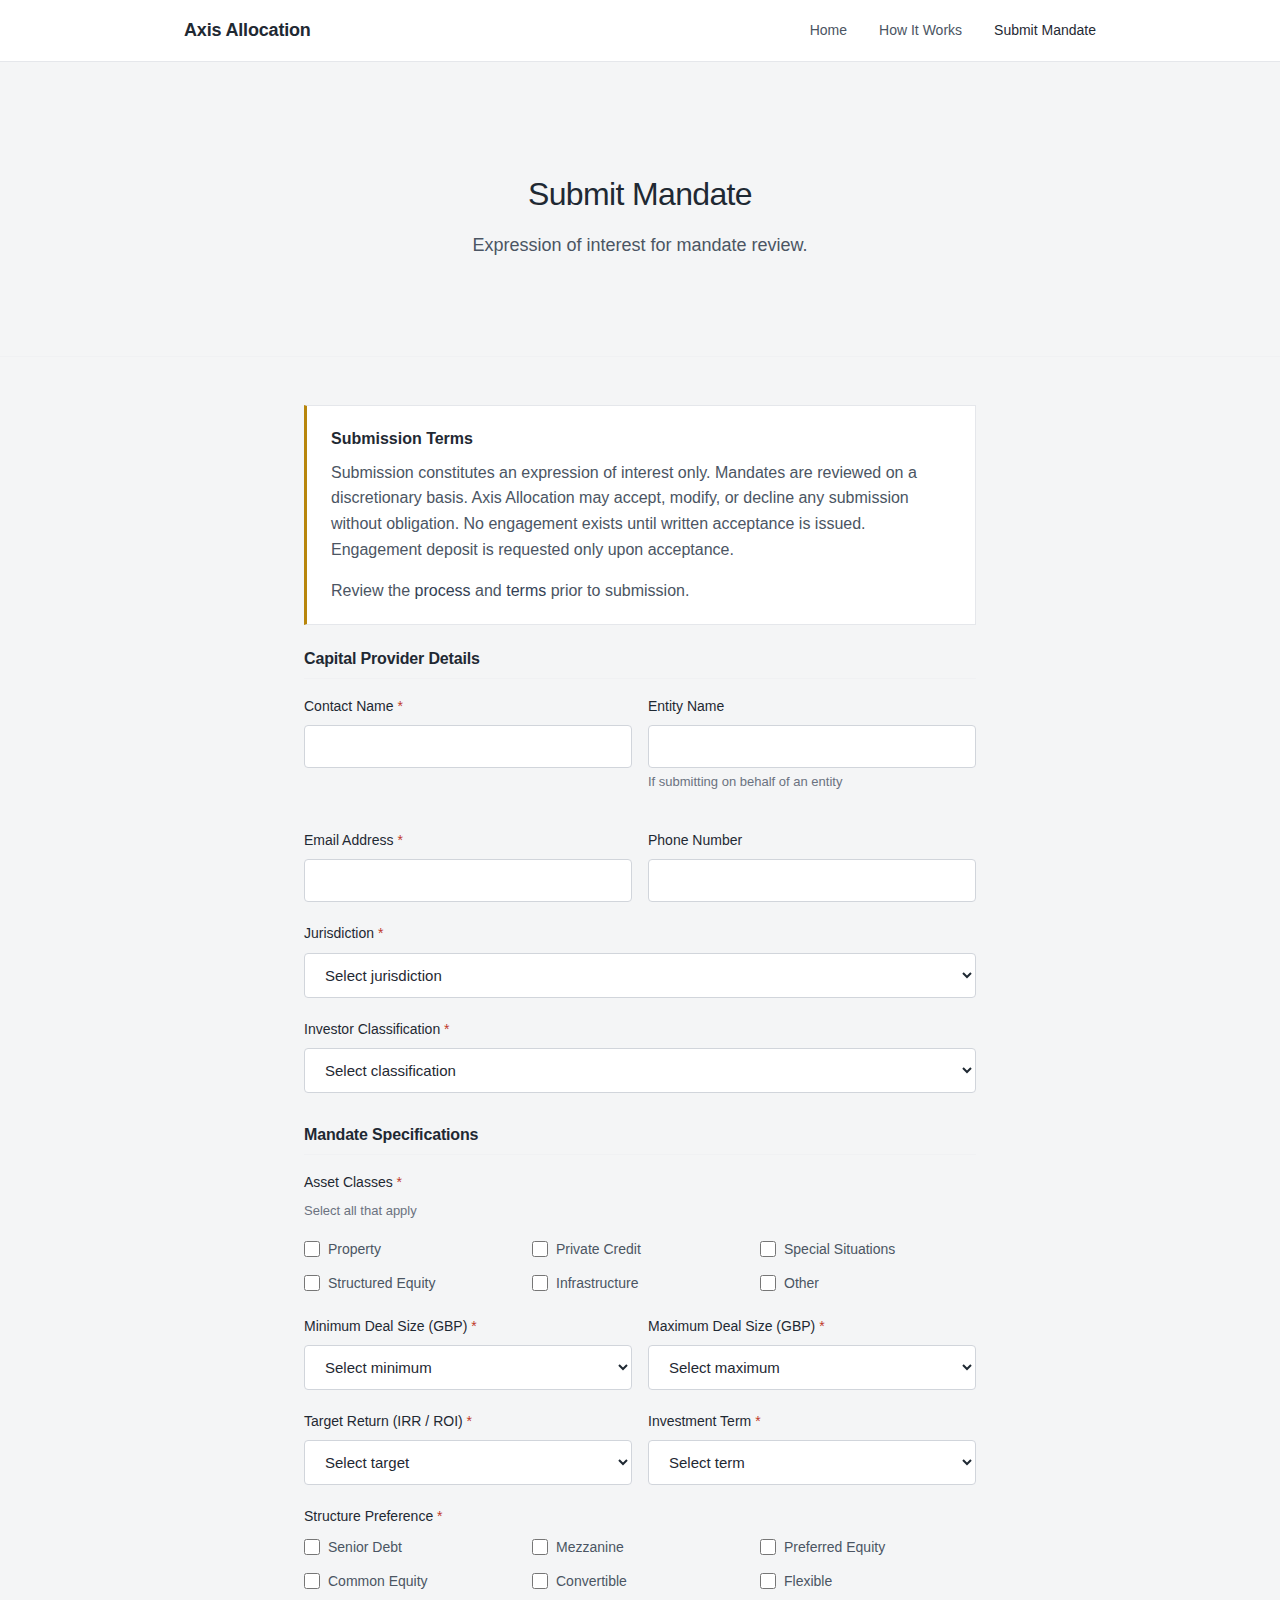
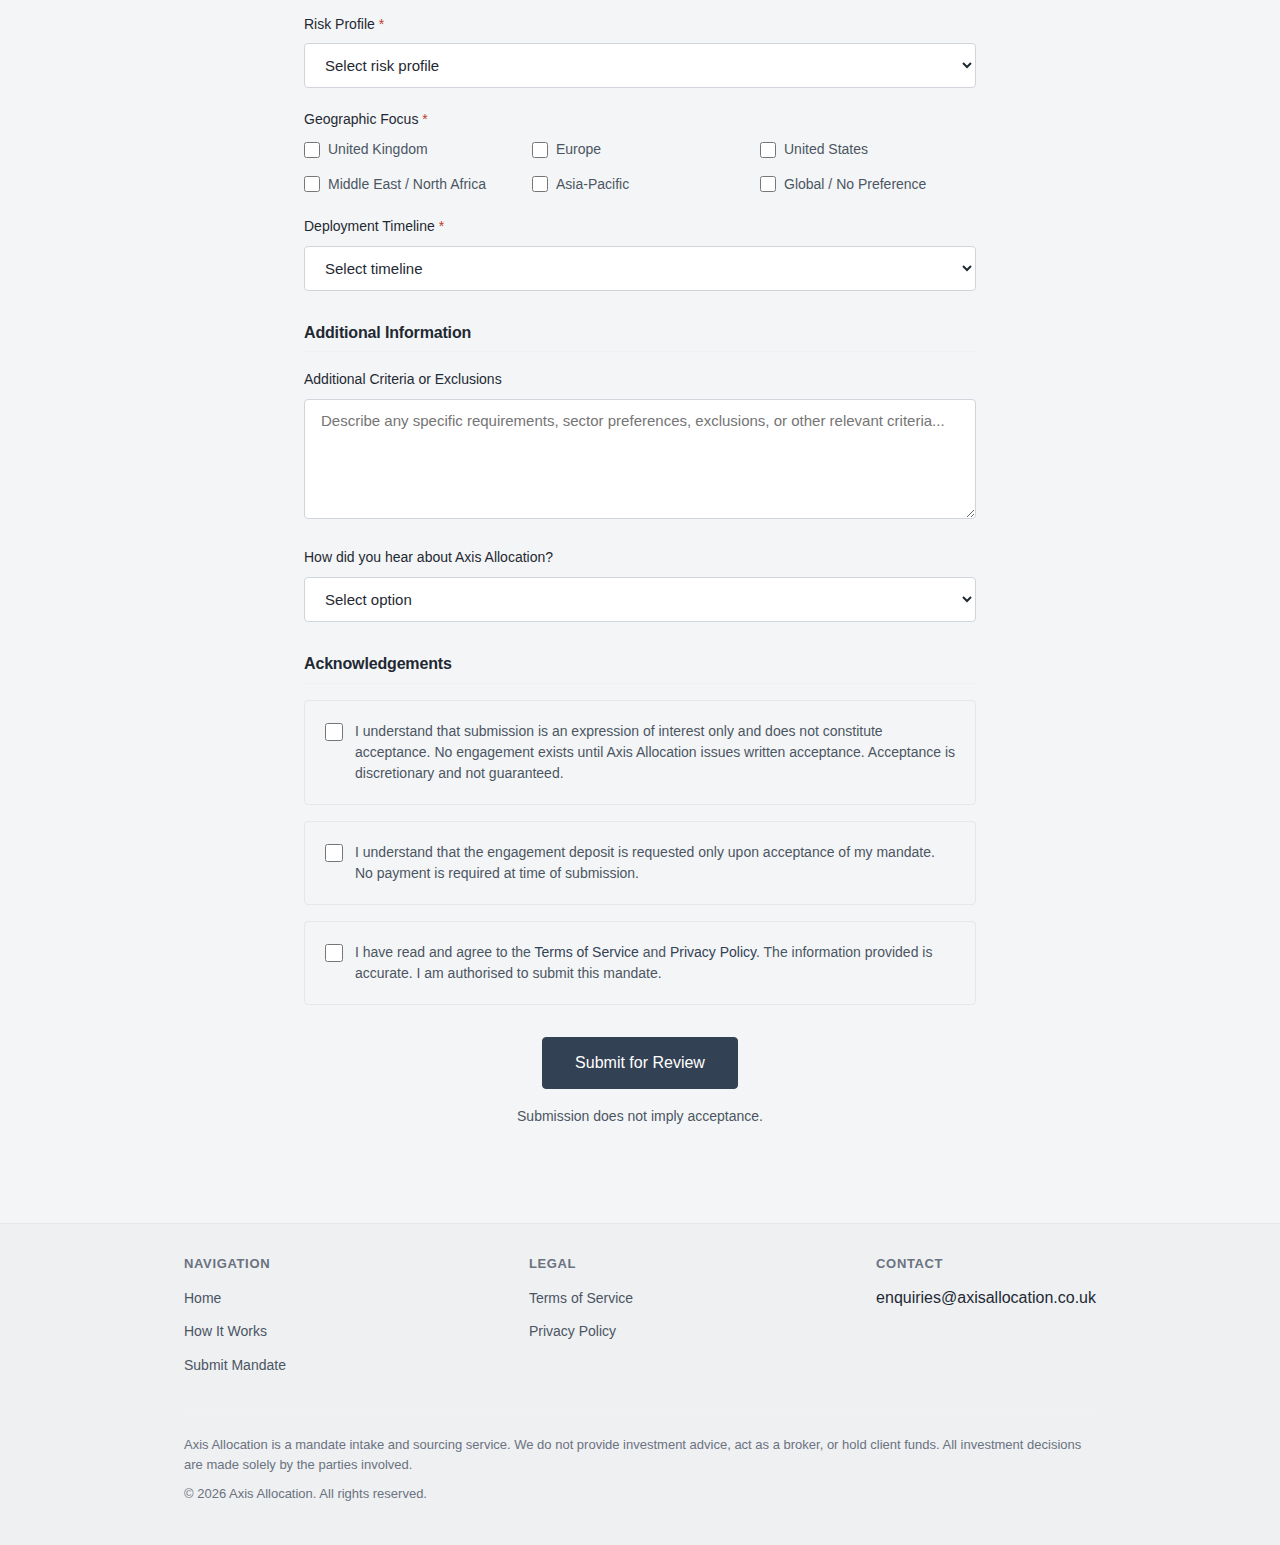
<file: submit-mandate.html>
<!DOCTYPE html>
<html lang="en">
<head>
    <meta charset="UTF-8">
    <meta name="viewport" content="width=device-width, initial-scale=1.0">
    <title>Submit Mandate — Axis Allocation</title>
    <meta name="description" content="Submit your capital mandate for review and sourcing consideration.">
    <link rel="stylesheet" href="assets/css/styles.css?v=1">
</head>
<body>
    <header class="header">
        <div class="container">
            <div class="header-content">
                <a href="index.html" class="logo">Axis Allocation</a>
                <button class="nav-toggle" aria-label="Toggle navigation">
                    <span></span>
                    <span></span>
                    <span></span>
                </button>
                <nav class="nav">
                    <a href="index.html">Home</a>
                    <a href="how-it-works.html">How It Works</a>
                    <a href="submit-mandate.html" class="active">Submit Mandate</a>
                </nav>
            </div>
        </div>
    </header>

    <main>
        <section class="hero">
            <div class="container">
                <h1>Submit Mandate</h1>
                <p class="subtitle">
                    Expression of interest for mandate review.
                </p>
            </div>
        </section>

        <div class="container container-narrow">
            <div class="notice notice-warning">
                <p class="notice-title">Submission Terms</p>
                <p>
                    Submission constitutes an expression of interest only. Mandates are reviewed
                    on a discretionary basis. Axis Allocation may accept, modify, or decline any
                    submission without obligation. No engagement exists until written acceptance
                    is issued. Engagement deposit is requested only upon acceptance.
                </p>
                <p class="mb-0">
                    Review the <a href="how-it-works.html">process</a> and
                    <a href="terms.html">terms</a> prior to submission.
                </p>
            </div>

            <form id="mandate-form" class="section">
                <!-- Capital Provider Details -->
                <div class="form-section">
                    <h2 class="form-section-title">Capital Provider Details</h2>

                    <div class="form-row">
                        <div class="form-group">
                            <label class="form-label" for="contact-name">
                                Contact Name <span class="required">*</span>
                            </label>
                            <input type="text" id="contact-name" name="contact_name" class="form-input" required>
                        </div>
                        <div class="form-group">
                            <label class="form-label" for="entity-name">
                                Entity Name
                            </label>
                            <input type="text" id="entity-name" name="entity_name" class="form-input">
                            <p class="form-hint">If submitting on behalf of an entity</p>
                        </div>
                    </div>

                    <div class="form-row">
                        <div class="form-group">
                            <label class="form-label" for="email">
                                Email Address <span class="required">*</span>
                            </label>
                            <input type="email" id="email" name="email" class="form-input" required>
                        </div>
                        <div class="form-group">
                            <label class="form-label" for="phone">
                                Phone Number
                            </label>
                            <input type="tel" id="phone" name="phone" class="form-input">
                        </div>
                    </div>

                    <div class="form-group">
                        <label class="form-label" for="jurisdiction">
                            Jurisdiction <span class="required">*</span>
                        </label>
                        <select id="jurisdiction" name="jurisdiction" class="form-select" required>
                            <option value="">Select jurisdiction</option>
                            <option value="UK">United Kingdom</option>
                            <option value="EU">European Union</option>
                            <option value="US">United States</option>
                            <option value="CH">Switzerland</option>
                            <option value="SG">Singapore</option>
                            <option value="HK">Hong Kong</option>
                            <option value="AE">United Arab Emirates</option>
                            <option value="OTHER">Other</option>
                        </select>
                    </div>

                    <div class="form-group">
                        <label class="form-label" for="investor-type">
                            Investor Classification <span class="required">*</span>
                        </label>
                        <select id="investor-type" name="investor_type" class="form-select" required>
                            <option value="">Select classification</option>
                            <option value="institutional">Institutional Investor</option>
                            <option value="family-office">Family Office</option>
                            <option value="hnwi">High Net Worth Individual</option>
                            <option value="professional">Professional Investor</option>
                            <option value="corporate">Corporate / Treasury</option>
                            <option value="other">Other Qualified Investor</option>
                        </select>
                    </div>
                </div>

                <!-- Mandate Specifications -->
                <div class="form-section">
                    <h2 class="form-section-title">Mandate Specifications</h2>

                    <div class="form-group">
                        <label class="form-label">
                            Asset Classes <span class="required">*</span>
                        </label>
                        <p class="form-hint mb-2">Select all that apply</p>
                        <div class="checkbox-group">
                            <div class="checkbox-item">
                                <input type="checkbox" id="asset-property" name="asset_class[]" value="property">
                                <label for="asset-property">Property</label>
                            </div>
                            <div class="checkbox-item">
                                <input type="checkbox" id="asset-private-credit" name="asset_class[]" value="private-credit">
                                <label for="asset-private-credit">Private Credit</label>
                            </div>
                            <div class="checkbox-item">
                                <input type="checkbox" id="asset-special-sits" name="asset_class[]" value="special-situations">
                                <label for="asset-special-sits">Special Situations</label>
                            </div>
                            <div class="checkbox-item">
                                <input type="checkbox" id="asset-structured-equity" name="asset_class[]" value="structured-equity">
                                <label for="asset-structured-equity">Structured Equity</label>
                            </div>
                            <div class="checkbox-item">
                                <input type="checkbox" id="asset-infrastructure" name="asset_class[]" value="infrastructure">
                                <label for="asset-infrastructure">Infrastructure</label>
                            </div>
                            <div class="checkbox-item">
                                <input type="checkbox" id="asset-other" name="asset_class[]" value="other">
                                <label for="asset-other">Other</label>
                            </div>
                        </div>
                    </div>

                    <div class="form-row">
                        <div class="form-group">
                            <label class="form-label" for="deal-size-min">
                                Minimum Deal Size (GBP) <span class="required">*</span>
                            </label>
                            <select id="deal-size-min" name="deal_size_min" class="form-select" required>
                                <option value="">Select minimum</option>
                                <option value="100000">£100,000</option>
                                <option value="250000">£250,000</option>
                                <option value="500000">£500,000</option>
                                <option value="1000000">£1,000,000</option>
                                <option value="2500000">£2,500,000</option>
                                <option value="5000000">£5,000,000</option>
                                <option value="10000000">£10,000,000</option>
                                <option value="25000000">£25,000,000+</option>
                            </select>
                        </div>
                        <div class="form-group">
                            <label class="form-label" for="deal-size-max">
                                Maximum Deal Size (GBP) <span class="required">*</span>
                            </label>
                            <select id="deal-size-max" name="deal_size_max" class="form-select" required>
                                <option value="">Select maximum</option>
                                <option value="500000">£500,000</option>
                                <option value="1000000">£1,000,000</option>
                                <option value="2500000">£2,500,000</option>
                                <option value="5000000">£5,000,000</option>
                                <option value="10000000">£10,000,000</option>
                                <option value="25000000">£25,000,000</option>
                                <option value="50000000">£50,000,000</option>
                                <option value="100000000">£100,000,000+</option>
                            </select>
                        </div>
                    </div>

                    <div class="form-row">
                        <div class="form-group">
                            <label class="form-label" for="target-return">
                                Target Return (IRR / ROI) <span class="required">*</span>
                            </label>
                            <select id="target-return" name="target_return" class="form-select" required>
                                <option value="">Select target</option>
                                <option value="5-8">5–8% p.a.</option>
                                <option value="8-12">8–12% p.a.</option>
                                <option value="12-15">12–15% p.a.</option>
                                <option value="15-20">15–20% p.a.</option>
                                <option value="20-25">20–25% p.a.</option>
                                <option value="25+">25%+ p.a.</option>
                                <option value="flexible">Flexible / Case Dependent</option>
                            </select>
                        </div>
                        <div class="form-group">
                            <label class="form-label" for="term">
                                Investment Term <span class="required">*</span>
                            </label>
                            <select id="term" name="term" class="form-select" required>
                                <option value="">Select term</option>
                                <option value="0-6m">0–6 months</option>
                                <option value="6-12m">6–12 months</option>
                                <option value="1-2y">1–2 years</option>
                                <option value="2-5y">2–5 years</option>
                                <option value="5-10y">5–10 years</option>
                                <option value="10y+">10+ years</option>
                                <option value="flexible">Flexible</option>
                            </select>
                        </div>
                    </div>

                    <div class="form-group">
                        <label class="form-label">
                            Structure Preference <span class="required">*</span>
                        </label>
                        <div class="checkbox-group">
                            <div class="checkbox-item">
                                <input type="checkbox" id="struct-senior" name="structure[]" value="senior-debt">
                                <label for="struct-senior">Senior Debt</label>
                            </div>
                            <div class="checkbox-item">
                                <input type="checkbox" id="struct-mezzanine" name="structure[]" value="mezzanine">
                                <label for="struct-mezzanine">Mezzanine</label>
                            </div>
                            <div class="checkbox-item">
                                <input type="checkbox" id="struct-preferred" name="structure[]" value="preferred-equity">
                                <label for="struct-preferred">Preferred Equity</label>
                            </div>
                            <div class="checkbox-item">
                                <input type="checkbox" id="struct-common" name="structure[]" value="common-equity">
                                <label for="struct-common">Common Equity</label>
                            </div>
                            <div class="checkbox-item">
                                <input type="checkbox" id="struct-convertible" name="structure[]" value="convertible">
                                <label for="struct-convertible">Convertible</label>
                            </div>
                            <div class="checkbox-item">
                                <input type="checkbox" id="struct-flexible" name="structure[]" value="flexible">
                                <label for="struct-flexible">Flexible</label>
                            </div>
                        </div>
                    </div>

                    <div class="form-group">
                        <label class="form-label" for="risk-profile">
                            Risk Profile <span class="required">*</span>
                        </label>
                        <select id="risk-profile" name="risk_profile" class="form-select" required>
                            <option value="">Select risk profile</option>
                            <option value="conservative">Conservative — Capital preservation priority</option>
                            <option value="moderate">Moderate — Balanced risk/return</option>
                            <option value="growth">Growth — Higher returns, accept volatility</option>
                            <option value="opportunistic">Opportunistic — Maximum returns, higher risk tolerance</option>
                        </select>
                    </div>

                    <div class="form-group">
                        <label class="form-label">
                            Geographic Focus <span class="required">*</span>
                        </label>
                        <div class="checkbox-group">
                            <div class="checkbox-item">
                                <input type="checkbox" id="geo-uk" name="geography[]" value="uk">
                                <label for="geo-uk">United Kingdom</label>
                            </div>
                            <div class="checkbox-item">
                                <input type="checkbox" id="geo-europe" name="geography[]" value="europe">
                                <label for="geo-europe">Europe</label>
                            </div>
                            <div class="checkbox-item">
                                <input type="checkbox" id="geo-us" name="geography[]" value="us">
                                <label for="geo-us">United States</label>
                            </div>
                            <div class="checkbox-item">
                                <input type="checkbox" id="geo-mena" name="geography[]" value="mena">
                                <label for="geo-mena">Middle East / North Africa</label>
                            </div>
                            <div class="checkbox-item">
                                <input type="checkbox" id="geo-apac" name="geography[]" value="apac">
                                <label for="geo-apac">Asia-Pacific</label>
                            </div>
                            <div class="checkbox-item">
                                <input type="checkbox" id="geo-global" name="geography[]" value="global">
                                <label for="geo-global">Global / No Preference</label>
                            </div>
                        </div>
                    </div>

                    <div class="form-group">
                        <label class="form-label" for="deployment-timeline">
                            Deployment Timeline <span class="required">*</span>
                        </label>
                        <select id="deployment-timeline" name="deployment_timeline" class="form-select" required>
                            <option value="">Select timeline</option>
                            <option value="immediate">Immediate — Ready to deploy</option>
                            <option value="30-days">Within 30 days</option>
                            <option value="60-days">Within 60 days</option>
                            <option value="90-days">Within 90 days</option>
                            <option value="6-months">Within 6 months</option>
                            <option value="exploratory">Exploratory — No fixed timeline</option>
                        </select>
                    </div>
                </div>

                <!-- Additional Information -->
                <div class="form-section">
                    <h2 class="form-section-title">Additional Information</h2>

                    <div class="form-group">
                        <label class="form-label" for="additional-criteria">
                            Additional Criteria or Exclusions
                        </label>
                        <textarea id="additional-criteria" name="additional_criteria" class="form-textarea"
                            placeholder="Describe any specific requirements, sector preferences, exclusions, or other relevant criteria..."></textarea>
                    </div>

                    <div class="form-group">
                        <label class="form-label" for="source">
                            How did you hear about Axis Allocation?
                        </label>
                        <select id="source" name="source" class="form-select">
                            <option value="">Select option</option>
                            <option value="referral">Referral</option>
                            <option value="search">Search Engine</option>
                            <option value="linkedin">LinkedIn</option>
                            <option value="conference">Conference / Event</option>
                            <option value="other">Other</option>
                        </select>
                    </div>
                </div>

                <!-- Acknowledgements -->
                <div class="form-section">
                    <h2 class="form-section-title">Acknowledgements</h2>

                    <div class="acknowledgement-box">
                        <label>
                            <input type="checkbox" id="ack-submission" name="ack_submission" required>
                            <span>
                                I understand that submission is an expression of interest only and does not
                                constitute acceptance. No engagement exists until Axis Allocation issues
                                written acceptance. Acceptance is discretionary and not guaranteed.
                            </span>
                        </label>
                    </div>

                    <div class="acknowledgement-box">
                        <label>
                            <input type="checkbox" id="ack-deposit" name="ack_deposit" required>
                            <span>
                                I understand that the engagement deposit is requested only upon acceptance
                                of my mandate. No payment is required at time of submission.
                            </span>
                        </label>
                    </div>

                    <div class="acknowledgement-box">
                        <label>
                            <input type="checkbox" id="ack-terms" name="ack_terms" required>
                            <span>
                                I have read and agree to the <a href="terms.html" target="_blank">Terms of Service</a>
                                and <a href="privacy.html" target="_blank">Privacy Policy</a>. The information
                                provided is accurate. I am authorised to submit this mandate.
                            </span>
                        </label>
                    </div>
                </div>

                <!-- Submit -->
                <div class="form-section text-center">
                    <button type="submit" class="btn btn-primary btn-lg">
                        Submit for Review
                    </button>
                    <p class="text-small text-muted mt-2 mb-0">
                        Submission does not imply acceptance.
                    </p>
                </div>
            </form>
        </div>
    </main>

    <footer class="footer">
        <div class="container">
            <div class="footer-content">
                <div class="footer-section">
                    <h4>Navigation</h4>
                    <ul class="footer-links">
                        <li><a href="index.html">Home</a></li>
                        <li><a href="how-it-works.html">How It Works</a></li>
                        <li><a href="submit-mandate.html">Submit Mandate</a></li>
                    </ul>
                </div>
                <div class="footer-section">
                    <h4>Legal</h4>
                    <ul class="footer-links">
                        <li><a href="terms.html">Terms of Service</a></li>
                        <li><a href="privacy.html">Privacy Policy</a></li>
                    </ul>
                </div>
                <div class="footer-section">
                    <h4>Contact</h4>
                    <ul class="footer-links">
                        <li>enquiries@axisallocation.co.uk</li>
                    </ul>
                </div>
            </div>
            <div class="footer-legal">
                <p>
                    Axis Allocation is a mandate intake and sourcing service. We do not provide investment advice,
                    act as a broker, or hold client funds. All investment decisions are made solely by the parties involved.
                </p>
                <p>
                    &copy; 2026 Axis Allocation. All rights reserved.
                </p>
            </div>
        </div>
    </footer>

    <script src="assets/js/main.js"></script>
</body>
</html>
</file>
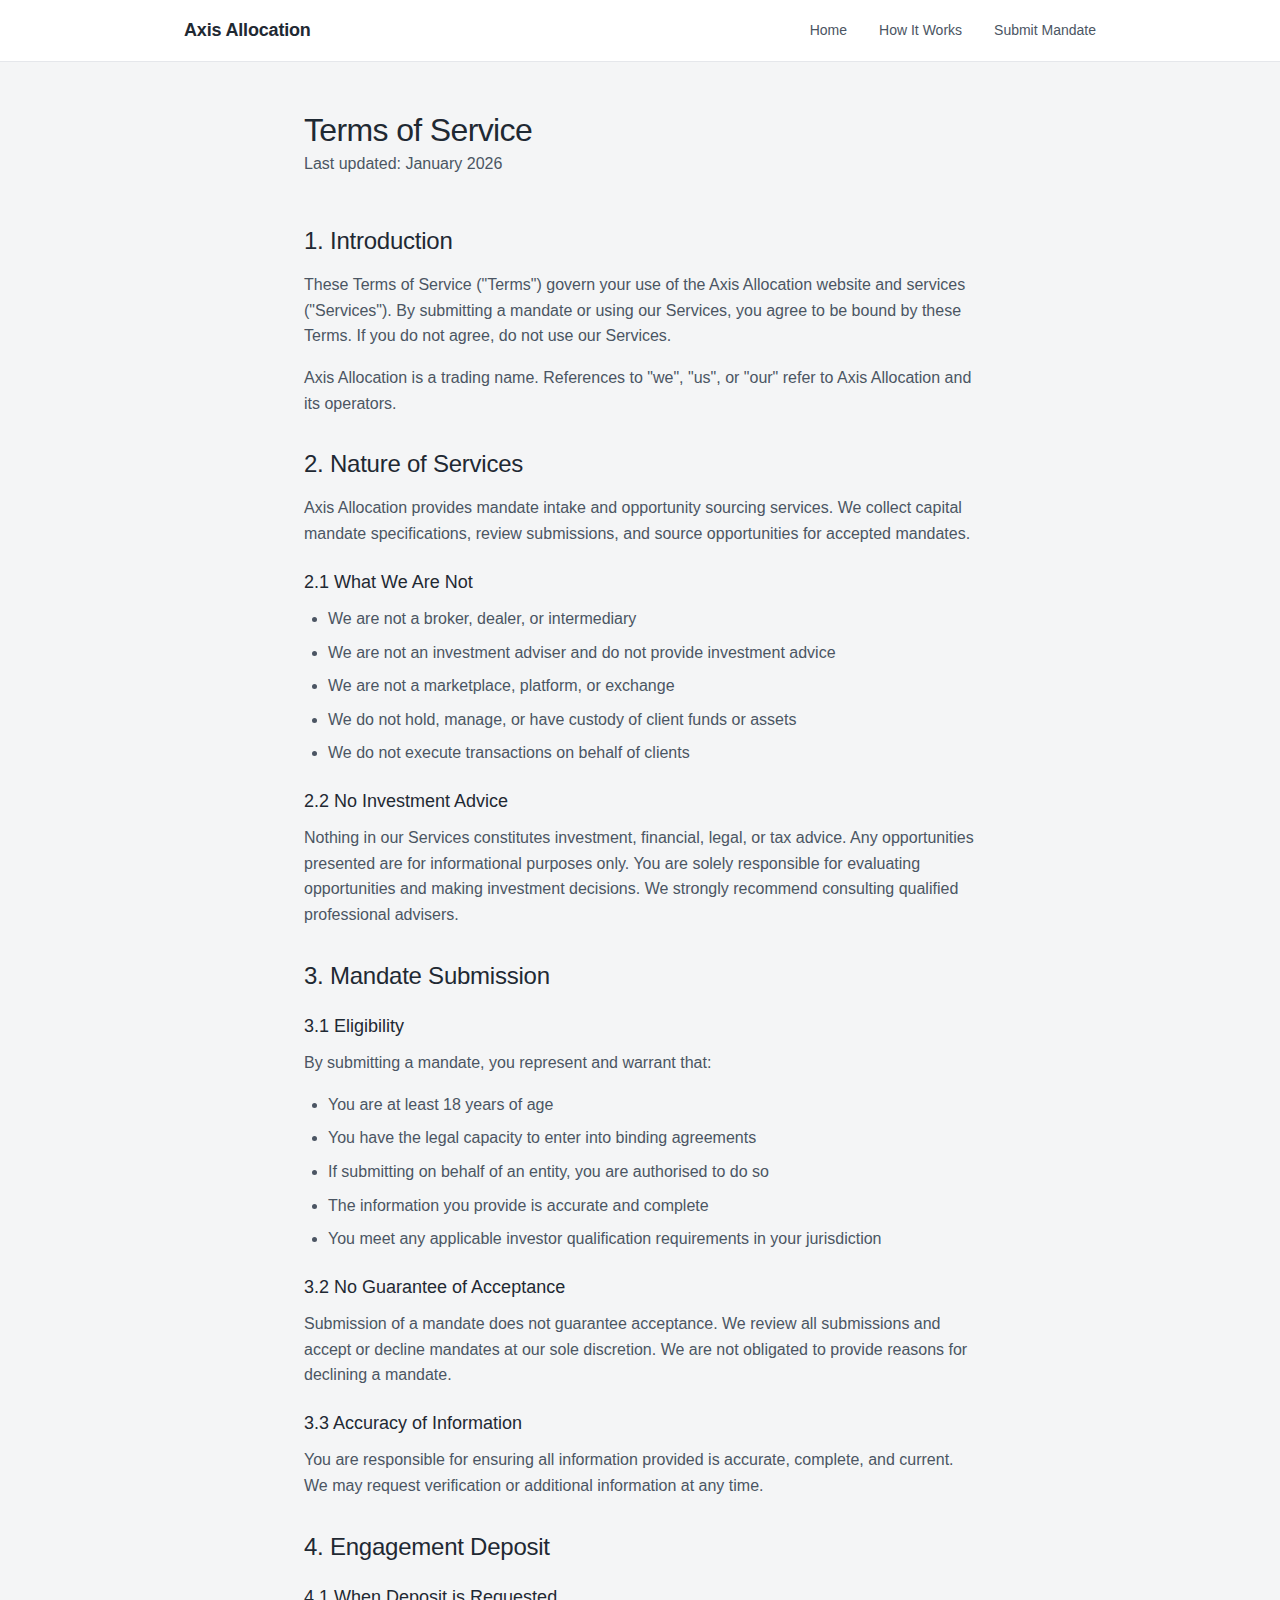
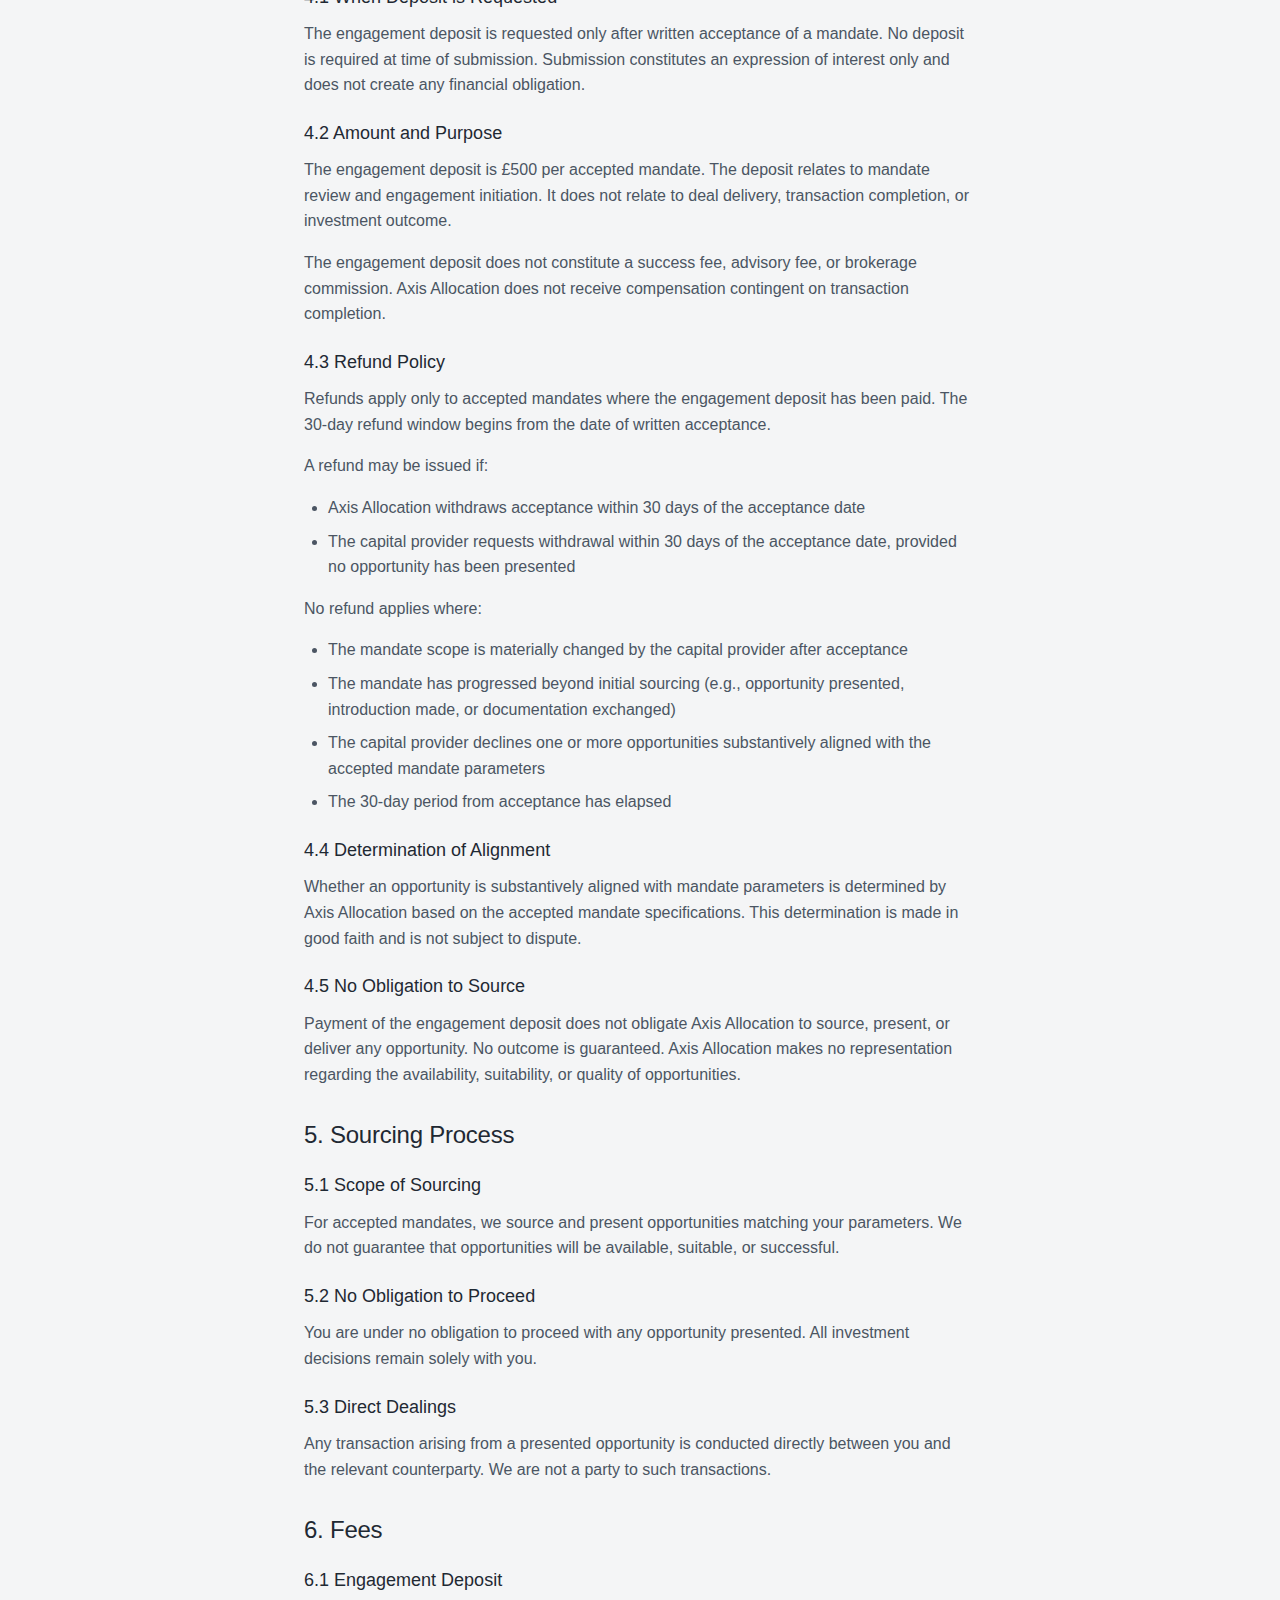
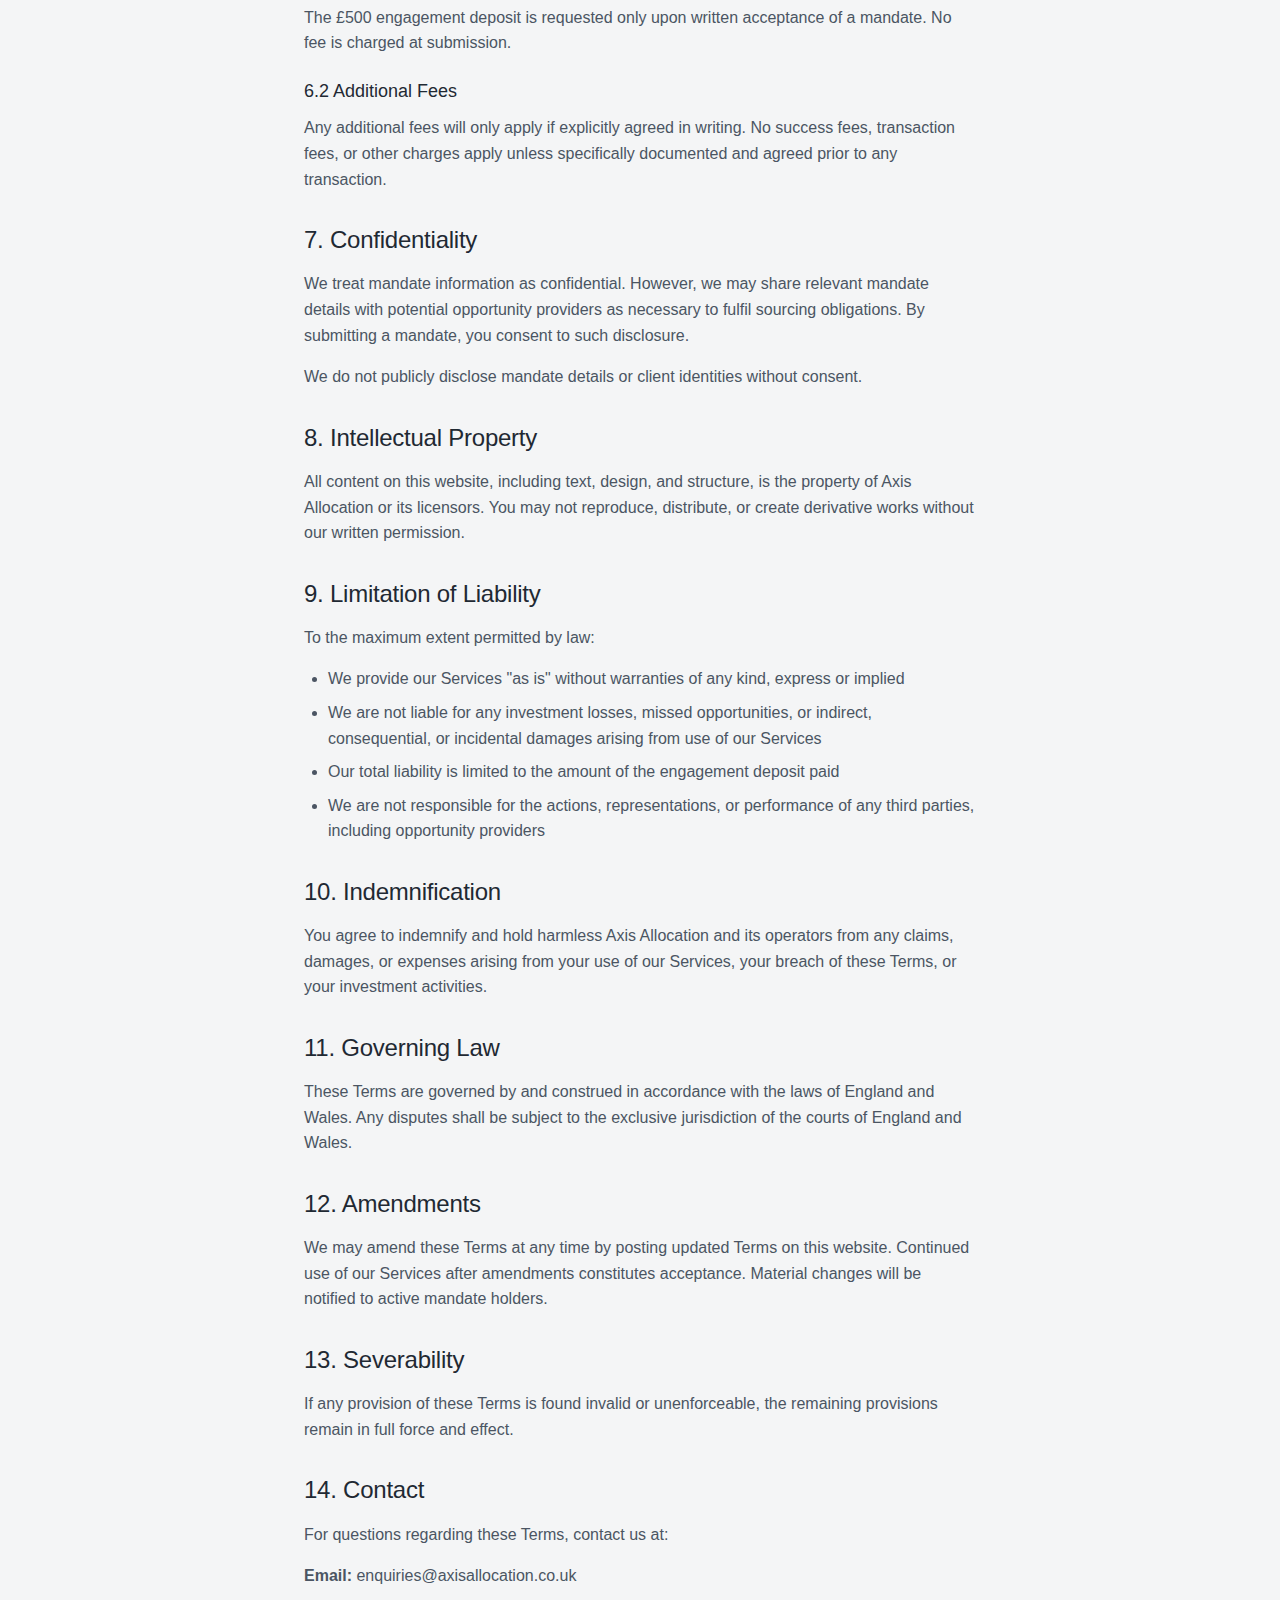
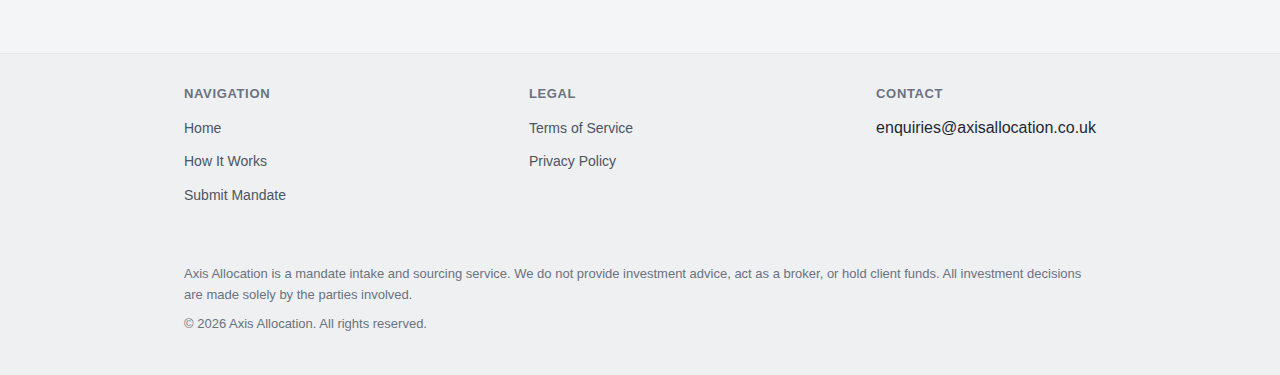
<file: terms.html>
<!DOCTYPE html>
<html lang="en">
<head>
    <meta charset="UTF-8">
    <meta name="viewport" content="width=device-width, initial-scale=1.0">
    <title>Terms of Service — Axis Allocation</title>
    <meta name="description" content="Terms of Service for Axis Allocation mandate intake and sourcing services.">
    <link rel="stylesheet" href="assets/css/styles.css?v=1">
</head>
<body>
    <header class="header">
        <div class="container">
            <div class="header-content">
                <a href="index.html" class="logo">Axis Allocation</a>
                <button class="nav-toggle" aria-label="Toggle navigation">
                    <span></span>
                    <span></span>
                    <span></span>
                </button>
                <nav class="nav">
                    <a href="index.html">Home</a>
                    <a href="how-it-works.html">How It Works</a>
                    <a href="submit-mandate.html">Submit Mandate</a>
                </nav>
            </div>
        </div>
    </header>

    <main>
        <div class="container container-narrow">
            <section class="section">
                <h1>Terms of Service</h1>
                <p class="text-muted">Last updated: January 2026</p>
            </section>

            <div class="legal-content">
                <h2>1. Introduction</h2>
                <p>
                    These Terms of Service ("Terms") govern your use of the Axis Allocation website
                    and services ("Services"). By submitting a mandate or using our Services, you agree
                    to be bound by these Terms. If you do not agree, do not use our Services.
                </p>
                <p>
                    Axis Allocation is a trading name. References to "we", "us", or "our" refer to
                    Axis Allocation and its operators.
                </p>

                <h2>2. Nature of Services</h2>
                <p>
                    Axis Allocation provides mandate intake and opportunity sourcing services.
                    We collect capital mandate specifications, review submissions, and source
                    opportunities for accepted mandates.
                </p>
                <h3>2.1 What We Are Not</h3>
                <ul>
                    <li>We are not a broker, dealer, or intermediary</li>
                    <li>We are not an investment adviser and do not provide investment advice</li>
                    <li>We are not a marketplace, platform, or exchange</li>
                    <li>We do not hold, manage, or have custody of client funds or assets</li>
                    <li>We do not execute transactions on behalf of clients</li>
                </ul>
                <h3>2.2 No Investment Advice</h3>
                <p>
                    Nothing in our Services constitutes investment, financial, legal, or tax advice.
                    Any opportunities presented are for informational purposes only. You are solely
                    responsible for evaluating opportunities and making investment decisions.
                    We strongly recommend consulting qualified professional advisers.
                </p>

                <h2>3. Mandate Submission</h2>
                <h3>3.1 Eligibility</h3>
                <p>
                    By submitting a mandate, you represent and warrant that:
                </p>
                <ul>
                    <li>You are at least 18 years of age</li>
                    <li>You have the legal capacity to enter into binding agreements</li>
                    <li>If submitting on behalf of an entity, you are authorised to do so</li>
                    <li>The information you provide is accurate and complete</li>
                    <li>You meet any applicable investor qualification requirements in your jurisdiction</li>
                </ul>
                <h3>3.2 No Guarantee of Acceptance</h3>
                <p>
                    Submission of a mandate does not guarantee acceptance. We review all submissions
                    and accept or decline mandates at our sole discretion. We are not obligated to
                    provide reasons for declining a mandate.
                </p>
                <h3>3.3 Accuracy of Information</h3>
                <p>
                    You are responsible for ensuring all information provided is accurate, complete,
                    and current. We may request verification or additional information at any time.
                </p>

                <h2>4. Engagement Deposit</h2>
                <h3>4.1 When Deposit is Requested</h3>
                <p>
                    The engagement deposit is requested only after written acceptance of a mandate.
                    No deposit is required at time of submission. Submission constitutes an expression
                    of interest only and does not create any financial obligation.
                </p>
                <h3>4.2 Amount and Purpose</h3>
                <p>
                    The engagement deposit is £500 per accepted mandate. The deposit relates to
                    mandate review and engagement initiation. It does not relate to deal delivery,
                    transaction completion, or investment outcome.
                </p>
                <p>
                    The engagement deposit does not constitute a success fee, advisory fee, or
                    brokerage commission. Axis Allocation does not receive compensation contingent
                    on transaction completion.
                </p>
                <h3>4.3 Refund Policy</h3>
                <p>
                    Refunds apply only to accepted mandates where the engagement deposit has been paid.
                    The 30-day refund window begins from the date of written acceptance.
                </p>
                <p>A refund may be issued if:</p>
                <ul>
                    <li>Axis Allocation withdraws acceptance within 30 days of the acceptance date</li>
                    <li>The capital provider requests withdrawal within 30 days of the acceptance date,
                        provided no opportunity has been presented</li>
                </ul>
                <p>No refund applies where:</p>
                <ul>
                    <li>The mandate scope is materially changed by the capital provider after acceptance</li>
                    <li>The mandate has progressed beyond initial sourcing (e.g., opportunity presented,
                        introduction made, or documentation exchanged)</li>
                    <li>The capital provider declines one or more opportunities substantively aligned
                        with the accepted mandate parameters</li>
                    <li>The 30-day period from acceptance has elapsed</li>
                </ul>
                <h3>4.4 Determination of Alignment</h3>
                <p>
                    Whether an opportunity is substantively aligned with mandate parameters is
                    determined by Axis Allocation based on the accepted mandate specifications.
                    This determination is made in good faith and is not subject to dispute.
                </p>
                <h3>4.5 No Obligation to Source</h3>
                <p>
                    Payment of the engagement deposit does not obligate Axis Allocation to source,
                    present, or deliver any opportunity. No outcome is guaranteed. Axis Allocation
                    makes no representation regarding the availability, suitability, or quality of
                    opportunities.
                </p>

                <h2>5. Sourcing Process</h2>
                <h3>5.1 Scope of Sourcing</h3>
                <p>
                    For accepted mandates, we source and present opportunities matching your parameters.
                    We do not guarantee that opportunities will be available, suitable, or successful.
                </p>
                <h3>5.2 No Obligation to Proceed</h3>
                <p>
                    You are under no obligation to proceed with any opportunity presented.
                    All investment decisions remain solely with you.
                </p>
                <h3>5.3 Direct Dealings</h3>
                <p>
                    Any transaction arising from a presented opportunity is conducted directly between
                    you and the relevant counterparty. We are not a party to such transactions.
                </p>

                <h2>6. Fees</h2>
                <h3>6.1 Engagement Deposit</h3>
                <p>
                    The £500 engagement deposit is requested only upon written acceptance of a mandate.
                    No fee is charged at submission.
                </p>
                <h3>6.2 Additional Fees</h3>
                <p>
                    Any additional fees will only apply if explicitly agreed in writing. No success fees,
                    transaction fees, or other charges apply unless specifically documented and agreed
                    prior to any transaction.
                </p>

                <h2>7. Confidentiality</h2>
                <p>
                    We treat mandate information as confidential. However, we may share relevant
                    mandate details with potential opportunity providers as necessary to fulfil
                    sourcing obligations. By submitting a mandate, you consent to such disclosure.
                </p>
                <p>
                    We do not publicly disclose mandate details or client identities without consent.
                </p>

                <h2>8. Intellectual Property</h2>
                <p>
                    All content on this website, including text, design, and structure, is the
                    property of Axis Allocation or its licensors. You may not reproduce, distribute,
                    or create derivative works without our written permission.
                </p>

                <h2>9. Limitation of Liability</h2>
                <p>
                    To the maximum extent permitted by law:
                </p>
                <ul>
                    <li>
                        We provide our Services "as is" without warranties of any kind, express or implied
                    </li>
                    <li>
                        We are not liable for any investment losses, missed opportunities, or indirect,
                        consequential, or incidental damages arising from use of our Services
                    </li>
                    <li>
                        Our total liability is limited to the amount of the engagement deposit paid
                    </li>
                    <li>
                        We are not responsible for the actions, representations, or performance of
                        any third parties, including opportunity providers
                    </li>
                </ul>

                <h2>10. Indemnification</h2>
                <p>
                    You agree to indemnify and hold harmless Axis Allocation and its operators from
                    any claims, damages, or expenses arising from your use of our Services, your
                    breach of these Terms, or your investment activities.
                </p>

                <h2>11. Governing Law</h2>
                <p>
                    These Terms are governed by and construed in accordance with the laws of
                    England and Wales. Any disputes shall be subject to the exclusive jurisdiction
                    of the courts of England and Wales.
                </p>

                <h2>12. Amendments</h2>
                <p>
                    We may amend these Terms at any time by posting updated Terms on this website.
                    Continued use of our Services after amendments constitutes acceptance.
                    Material changes will be notified to active mandate holders.
                </p>

                <h2>13. Severability</h2>
                <p>
                    If any provision of these Terms is found invalid or unenforceable, the remaining
                    provisions remain in full force and effect.
                </p>

                <h2>14. Contact</h2>
                <p>
                    For questions regarding these Terms, contact us at:
                </p>
                <p>
                    <strong>Email:</strong> enquiries@axisallocation.co.uk
                </p>
            </div>
        </div>
    </main>

    <footer class="footer">
        <div class="container">
            <div class="footer-content">
                <div class="footer-section">
                    <h4>Navigation</h4>
                    <ul class="footer-links">
                        <li><a href="index.html">Home</a></li>
                        <li><a href="how-it-works.html">How It Works</a></li>
                        <li><a href="submit-mandate.html">Submit Mandate</a></li>
                    </ul>
                </div>
                <div class="footer-section">
                    <h4>Legal</h4>
                    <ul class="footer-links">
                        <li><a href="terms.html">Terms of Service</a></li>
                        <li><a href="privacy.html">Privacy Policy</a></li>
                    </ul>
                </div>
                <div class="footer-section">
                    <h4>Contact</h4>
                    <ul class="footer-links">
                        <li>enquiries@axisallocation.co.uk</li>
                    </ul>
                </div>
            </div>
            <div class="footer-legal">
                <p>
                    Axis Allocation is a mandate intake and sourcing service. We do not provide investment advice,
                    act as a broker, or hold client funds. All investment decisions are made solely by the parties involved.
                </p>
                <p>
                    &copy; 2026 Axis Allocation. All rights reserved.
                </p>
            </div>
        </div>
    </footer>

    <script src="assets/js/main.js"></script>
</body>
</html>
</file>
<file: assets/css/styles.css>
/* Axis Allocation — Institutional Styles (Softened Light Theme) */

:root {
    /* Background tones */
    --color-bg: #f4f5f6;
    --color-bg-alt: #ffffff;
    --color-bg-footer: #eef0f2;

    /* Text hierarchy */
    --color-text: #1f2933;
    --color-text-muted: #4b5563;
    --color-text-subtle: #6b7280;

    /* Borders */
    --color-border: #e5e7eb;
    --color-border-light: #f0f1f3;

    /* Accents (muted slate) */
    --color-accent: #334155;
    --color-accent-hover: #475569;

    /* Form focus */
    --color-focus: #64748b;

    /* Status colours (subdued) */
    --color-warning: #b8860b;

    /* Typography */
    --font-primary: -apple-system, BlinkMacSystemFont, 'Segoe UI', Roboto, 'Helvetica Neue', Arial, sans-serif;
    --font-mono: 'SF Mono', Monaco, 'Cascadia Code', monospace;

    /* Layout */
    --max-width: 960px;
    --max-width-narrow: 720px;

    /* Elevation */
    --shadow-subtle: 0 1px 2px rgba(0, 0, 0, 0.04);
}

*, *::before, *::after {
    box-sizing: border-box;
    margin: 0;
    padding: 0;
}

html {
    font-size: 16px;
    -webkit-font-smoothing: antialiased;
    -moz-osx-font-smoothing: grayscale;
}

body {
    font-family: var(--font-primary);
    background-color: var(--color-bg);
    color: var(--color-text);
    line-height: 1.6;
    min-height: 100vh;
    display: flex;
    flex-direction: column;
}

/* Typography */
h1, h2, h3, h4 {
    font-weight: 500;
    line-height: 1.3;
    color: var(--color-text);
}

h1 {
    font-size: 2rem;
    letter-spacing: -0.02em;
}

h2 {
    font-size: 1.5rem;
    letter-spacing: -0.01em;
    margin-bottom: 1rem;
}

h3 {
    font-size: 1.125rem;
    margin-bottom: 0.75rem;
}

p {
    margin-bottom: 1rem;
    color: var(--color-text-muted);
}

a {
    color: var(--color-accent);
    text-decoration: none;
}

a:hover {
    text-decoration: underline;
}

/* Layout */
.container {
    width: 100%;
    max-width: var(--max-width);
    margin: 0 auto;
    padding: 0 1.5rem;
}

.container-narrow {
    max-width: var(--max-width-narrow);
}

main {
    flex: 1;
    padding: 3rem 0;
}

/* Header */
.header {
    background: var(--color-bg-alt);
    border-bottom: 1px solid var(--color-border);
    padding: 1rem 0;
}

.header-content {
    display: flex;
    justify-content: space-between;
    align-items: center;
}

.logo {
    font-size: 1.125rem;
    font-weight: 600;
    color: var(--color-text);
    text-decoration: none;
    letter-spacing: -0.01em;
}

.logo:hover {
    text-decoration: none;
}

.nav {
    display: flex;
    gap: 2rem;
}

.nav a {
    font-size: 0.875rem;
    color: var(--color-text-muted);
    text-decoration: none;
    transition: color 0.15s ease;
}

.nav a:hover {
    color: var(--color-text);
    text-decoration: none;
}

.nav a.active {
    color: var(--color-text);
}

/* Mobile navigation */
.nav-toggle {
    display: none;
    background: none;
    border: none;
    cursor: pointer;
    padding: 0.5rem;
}

.nav-toggle span {
    display: block;
    width: 20px;
    height: 2px;
    background: var(--color-text);
    margin: 4px 0;
}

/* Hero */
.hero {
    padding: 4rem 0;
    text-align: center;
    border-bottom: 1px solid var(--color-border-light);
    margin-bottom: 3rem;
}

.hero h1 {
    margin-bottom: 1rem;
}

.hero .subtitle {
    font-size: 1.125rem;
    color: var(--color-text-muted);
    max-width: 600px;
    margin: 0 auto 2rem;
}

/* Sections */
.section {
    margin-bottom: 3rem;
}

.section-header {
    margin-bottom: 2rem;
}

/* Cards */
.card {
    background: var(--color-bg-alt);
    border: 1px solid var(--color-border);
    border-radius: 4px;
    padding: 1.5rem;
    margin-bottom: 1rem;
    box-shadow: var(--shadow-subtle);
}

.card-grid {
    display: grid;
    grid-template-columns: repeat(auto-fit, minmax(280px, 1fr));
    gap: 1rem;
}

/* Notice boxes */
.notice {
    background: var(--color-bg-alt);
    border: 1px solid var(--color-border);
    border-left: 3px solid var(--color-accent);
    padding: 1.25rem 1.5rem;
    margin-bottom: 1.5rem;
}

.notice-warning {
    border-left-color: var(--color-warning);
}

.notice p:last-child {
    margin-bottom: 0;
}

.notice-title {
    font-weight: 600;
    color: var(--color-text);
    margin-bottom: 0.5rem;
}

/* Buttons */
.btn {
    display: inline-block;
    padding: 0.75rem 1.5rem;
    font-size: 0.875rem;
    font-weight: 500;
    text-align: center;
    text-decoration: none;
    border: 1px solid transparent;
    border-radius: 4px;
    cursor: pointer;
    transition: all 0.15s ease;
}

.btn-primary {
    background: var(--color-accent);
    color: #ffffff;
    border-color: var(--color-accent);
}

.btn-primary:hover {
    background: var(--color-accent-hover);
    border-color: var(--color-accent-hover);
    text-decoration: none;
}

.btn-secondary {
    background: transparent;
    color: var(--color-accent);
    border-color: var(--color-border);
}

.btn-secondary:hover {
    border-color: var(--color-accent);
    text-decoration: none;
}

.btn-lg {
    padding: 1rem 2rem;
    font-size: 1rem;
}

/* Forms */
.form-section {
    margin-bottom: 2rem;
}

.form-section-title {
    font-size: 1rem;
    font-weight: 600;
    color: var(--color-text);
    margin-bottom: 1rem;
    padding-bottom: 0.5rem;
    border-bottom: 1px solid var(--color-border-light);
}

.form-group {
    margin-bottom: 1.25rem;
}

.form-label {
    display: block;
    font-size: 0.875rem;
    font-weight: 500;
    color: var(--color-text);
    margin-bottom: 0.5rem;
}

.form-label .required {
    color: #c0392b;
}

.form-hint {
    font-size: 0.8125rem;
    color: var(--color-text-subtle);
    margin-top: 0.25rem;
}

.form-input,
.form-select,
.form-textarea {
    width: 100%;
    padding: 0.75rem 1rem;
    font-size: 0.9375rem;
    font-family: var(--font-primary);
    color: var(--color-text);
    background: var(--color-bg-alt);
    border: 1px solid #d1d5db;
    border-radius: 4px;
    transition: border-color 0.15s ease;
}

.form-input:focus,
.form-select:focus,
.form-textarea:focus {
    outline: none;
    border-color: var(--color-focus);
}

.form-textarea {
    min-height: 120px;
    resize: vertical;
}

.form-row {
    display: grid;
    grid-template-columns: 1fr 1fr;
    gap: 1rem;
}

/* Checkbox group */
.checkbox-group {
    display: grid;
    grid-template-columns: repeat(auto-fill, minmax(200px, 1fr));
    gap: 0.75rem;
}

.checkbox-item {
    display: flex;
    align-items: center;
    gap: 0.5rem;
}

.checkbox-item input[type="checkbox"] {
    width: 1rem;
    height: 1rem;
    accent-color: var(--color-accent);
}

.checkbox-item label {
    font-size: 0.875rem;
    color: var(--color-text-muted);
    cursor: pointer;
}

/* Radio group */
.radio-group {
    display: flex;
    flex-wrap: wrap;
    gap: 1rem;
}

.radio-item {
    display: flex;
    align-items: center;
    gap: 0.5rem;
}

.radio-item input[type="radio"] {
    width: 1rem;
    height: 1rem;
    accent-color: var(--color-accent);
}

.radio-item label {
    font-size: 0.875rem;
    color: var(--color-text-muted);
    cursor: pointer;
}

/* Acknowledgement boxes */
.acknowledgement-box {
    background: var(--color-bg);
    border: 1px solid var(--color-border);
    border-radius: 4px;
    padding: 1.25rem;
    margin-bottom: 1rem;
}

.acknowledgement-box label {
    display: flex;
    align-items: flex-start;
    gap: 0.75rem;
    cursor: pointer;
}

.acknowledgement-box input[type="checkbox"] {
    width: 1.125rem;
    height: 1.125rem;
    margin-top: 0.125rem;
    accent-color: var(--color-accent);
    flex-shrink: 0;
}

.acknowledgement-box span {
    font-size: 0.875rem;
    color: var(--color-text-muted);
    line-height: 1.5;
}

/* Deposit box */
.deposit-box {
    background: var(--color-bg-alt);
    border: 1px solid var(--color-border);
    border-radius: 4px;
    padding: 2rem;
    text-align: center;
    margin: 2rem 0;
}

.deposit-amount {
    font-size: 2rem;
    font-weight: 600;
    color: var(--color-text);
    margin-bottom: 0.5rem;
}

.deposit-label {
    font-size: 0.875rem;
    color: var(--color-text-muted);
    margin-bottom: 1.5rem;
}

/* Tables */
.table-wrapper {
    overflow-x: auto;
}

table {
    width: 100%;
    border-collapse: collapse;
    font-size: 0.875rem;
}

th, td {
    text-align: left;
    padding: 0.875rem 1rem;
    border-bottom: 1px solid var(--color-border-light);
}

th {
    font-weight: 600;
    color: var(--color-text);
    background: var(--color-bg);
}

td {
    color: var(--color-text-muted);
}

/* Lists */
.list-plain {
    list-style: none;
}

.list-plain li {
    padding: 0.5rem 0;
    color: var(--color-text-muted);
}

.list-check {
    list-style: none;
}

.list-check li {
    position: relative;
    padding: 0.5rem 0 0.5rem 1.75rem;
    color: var(--color-text-muted);
}

.list-check li::before {
    content: "";
    position: absolute;
    left: 0;
    top: 0.875rem;
    width: 0.5rem;
    height: 0.25rem;
    border-left: 2px solid var(--color-accent);
    border-bottom: 2px solid var(--color-accent);
    transform: rotate(-45deg);
}

/* Process steps */
.process-steps {
    counter-reset: step;
}

.process-step {
    position: relative;
    padding: 1.5rem;
    padding-left: 4rem;
    background: var(--color-bg-alt);
    border: 1px solid var(--color-border);
    border-radius: 4px;
    margin-bottom: 1rem;
    box-shadow: var(--shadow-subtle);
}

.process-step::before {
    counter-increment: step;
    content: counter(step);
    position: absolute;
    left: 1.5rem;
    top: 1.5rem;
    width: 1.75rem;
    height: 1.75rem;
    display: flex;
    align-items: center;
    justify-content: center;
    font-size: 0.875rem;
    font-weight: 600;
    color: var(--color-accent);
    background: var(--color-bg);
    border: 1px solid var(--color-border);
    border-radius: 50%;
}

.process-step h3 {
    margin-bottom: 0.5rem;
}

.process-step p {
    margin-bottom: 0;
    font-size: 0.9375rem;
}

/* Footer */
.footer {
    background: var(--color-bg-footer);
    border-top: 1px solid var(--color-border);
    padding: 2rem 0;
    margin-top: auto;
}

.footer-content {
    display: flex;
    justify-content: space-between;
    align-items: flex-start;
    flex-wrap: wrap;
    gap: 2rem;
}

.footer-section h4 {
    font-size: 0.8125rem;
    font-weight: 600;
    text-transform: uppercase;
    letter-spacing: 0.05em;
    color: var(--color-text-subtle);
    margin-bottom: 0.75rem;
}

.footer-links {
    list-style: none;
}

.footer-links li {
    margin-bottom: 0.5rem;
}

.footer-links a {
    font-size: 0.875rem;
    color: var(--color-text-muted);
}

.footer-links a:hover {
    color: var(--color-text);
}

.footer-legal {
    width: 100%;
    padding-top: 1.5rem;
    margin-top: 1.5rem;
    border-top: 1px solid var(--color-border-light);
}

.footer-legal p {
    font-size: 0.8125rem;
    color: var(--color-text-subtle);
    margin-bottom: 0.5rem;
}

/* Legal pages */
.legal-content h2 {
    margin-top: 2rem;
    margin-bottom: 1rem;
}

.legal-content h2:first-child {
    margin-top: 0;
}

.legal-content h3 {
    margin-top: 1.5rem;
}

.legal-content ul,
.legal-content ol {
    margin-bottom: 1rem;
    padding-left: 1.5rem;
    color: var(--color-text-muted);
}

.legal-content li {
    margin-bottom: 0.5rem;
}

/* Utility classes */
.text-center {
    text-align: center;
}

.text-muted {
    color: var(--color-text-muted);
}

.text-subtle {
    color: var(--color-text-subtle);
}

.text-small {
    font-size: 0.875rem;
}

.mb-0 {
    margin-bottom: 0;
}

.mb-1 {
    margin-bottom: 0.5rem;
}

.mb-2 {
    margin-bottom: 1rem;
}

.mb-3 {
    margin-bottom: 1.5rem;
}

.mb-4 {
    margin-bottom: 2rem;
}

.mt-2 {
    margin-top: 1rem;
}

.mt-3 {
    margin-top: 1.5rem;
}

/* Responsive */
@media (max-width: 768px) {
    .nav {
        display: none;
        position: absolute;
        top: 100%;
        left: 0;
        right: 0;
        background: var(--color-bg-alt);
        flex-direction: column;
        padding: 1rem 1.5rem;
        border-bottom: 1px solid var(--color-border);
        gap: 0;
    }

    .nav.active {
        display: flex;
    }

    .nav a {
        padding: 0.75rem 0;
        border-bottom: 1px solid var(--color-border-light);
    }

    .nav a:last-child {
        border-bottom: none;
    }

    .nav-toggle {
        display: block;
    }

    .header-content {
        position: relative;
    }

    .hero {
        padding: 2.5rem 0;
    }

    h1 {
        font-size: 1.625rem;
    }

    .form-row {
        grid-template-columns: 1fr;
    }

    .footer-content {
        flex-direction: column;
    }
}

@media (max-width: 480px) {
    .checkbox-group {
        grid-template-columns: 1fr;
    }

    .radio-group {
        flex-direction: column;
    }
}
</file>
